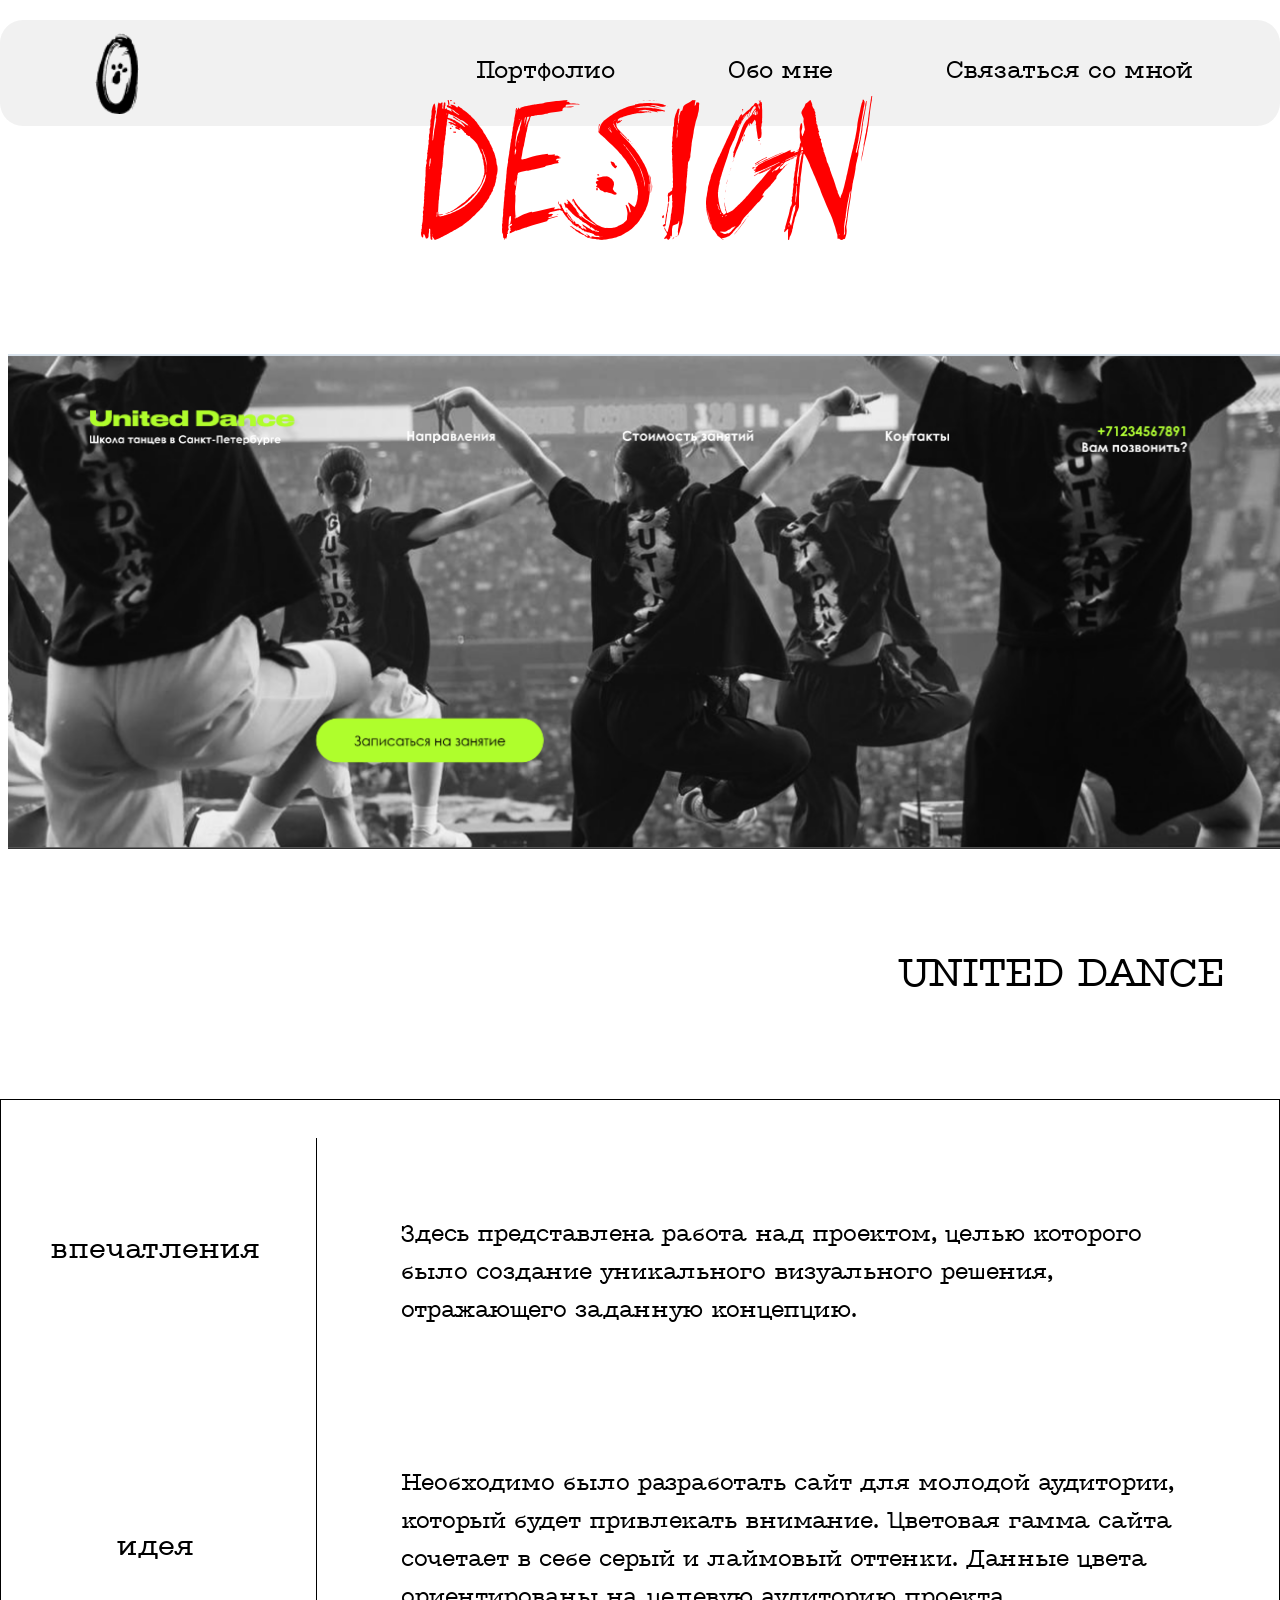
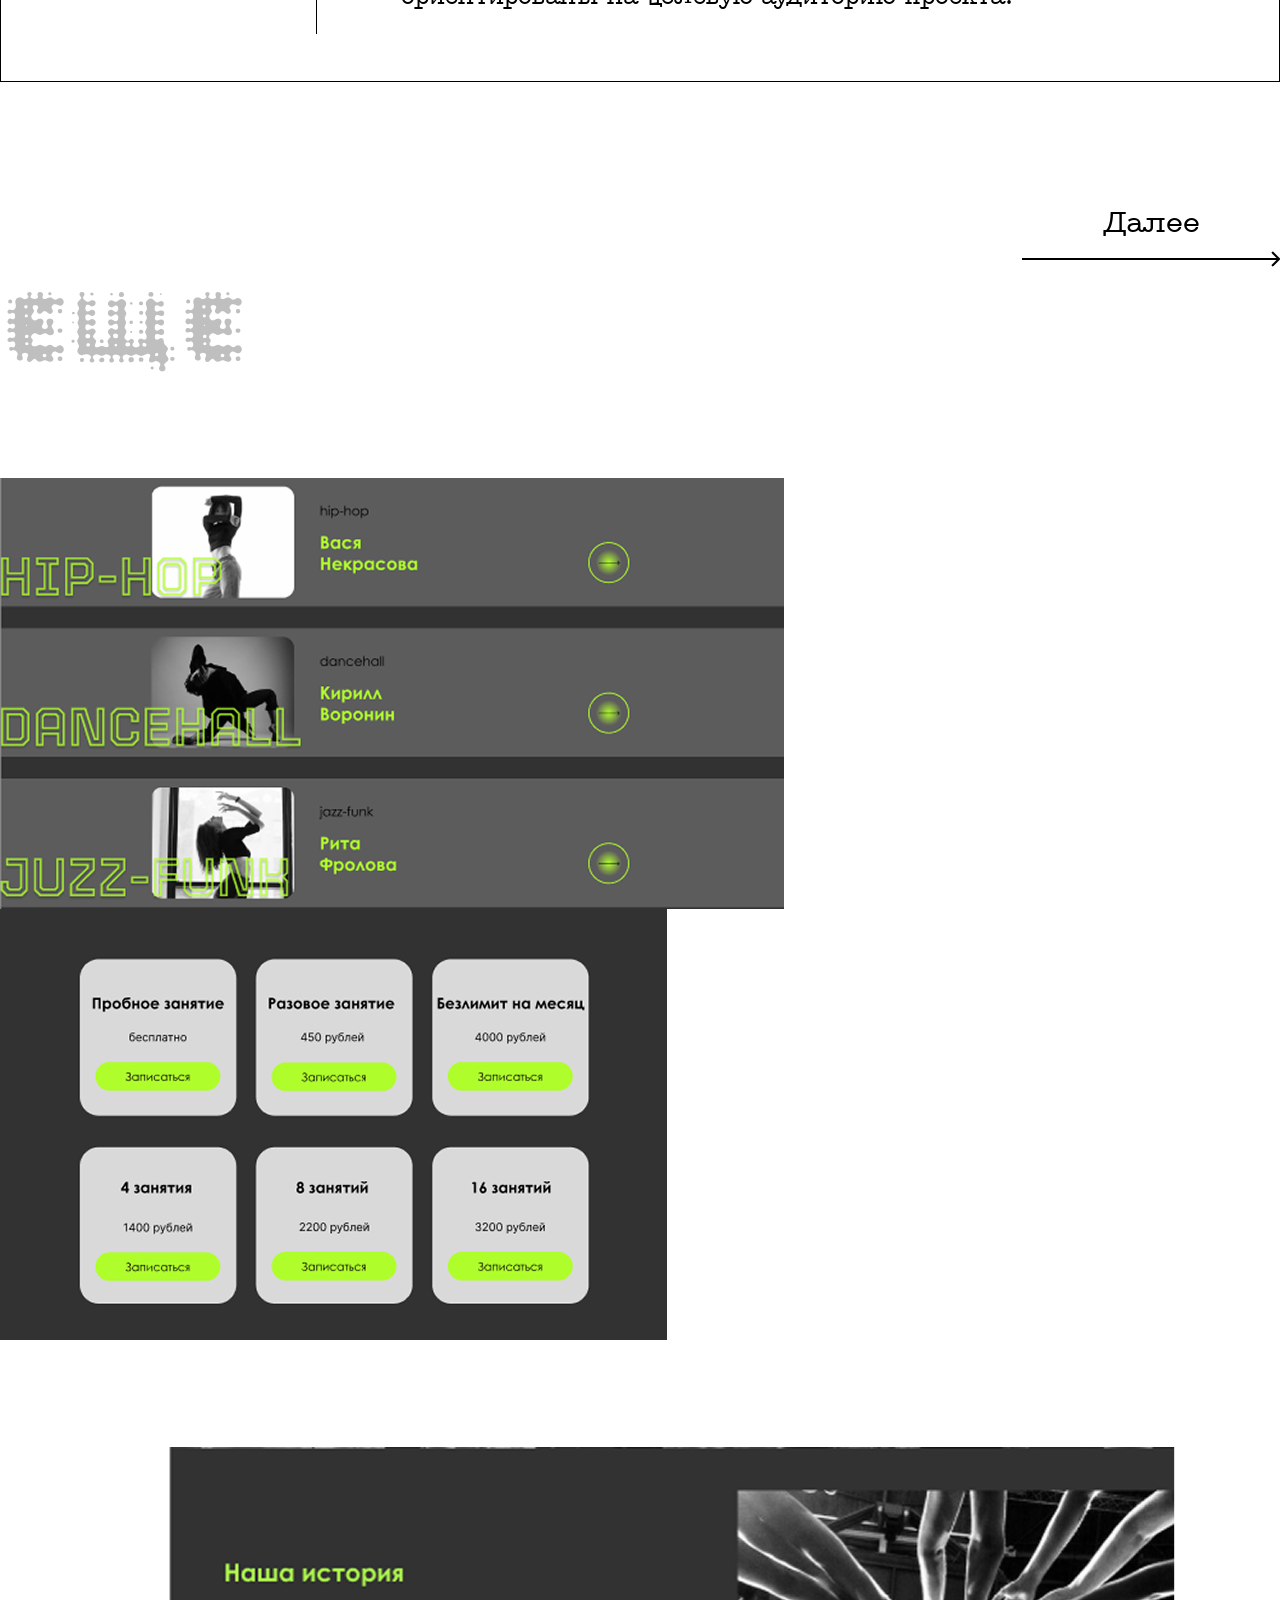
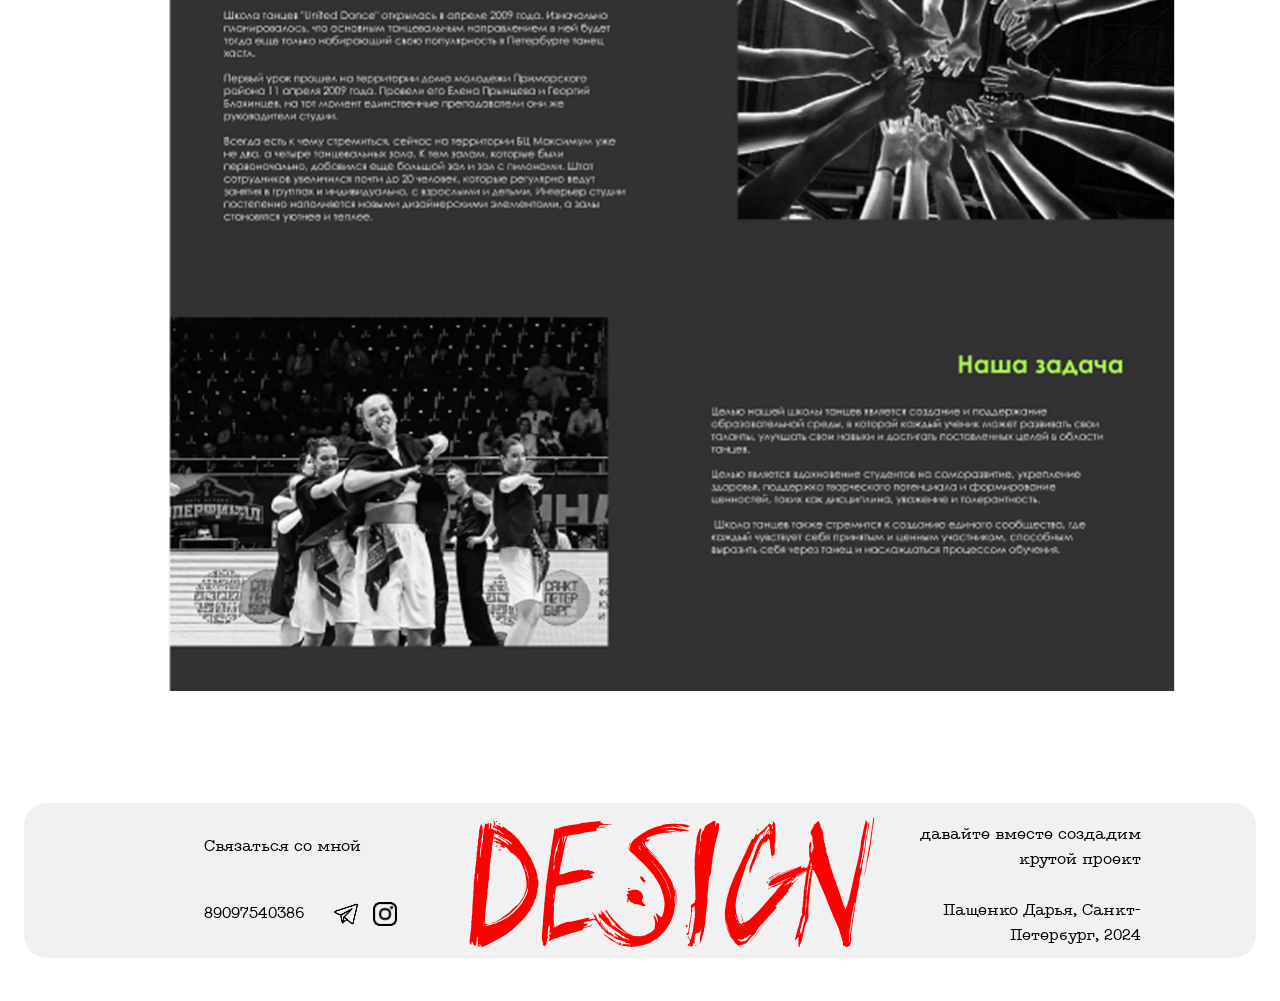
<file: project-1.html>
<!DOCTYPE html>
<html lang="en">
  <head>
    <meta charset="UTF-8" />
    <meta name="viewport" content="width=device-width, initial-scale=1.0" />
    <link rel="stylesheet" href="./css/index.css" />
    <title>ПРОЕКТ 1</title>
  </head>
  <body>
    <div class="page">
      <header class="header">
        <div class="header__wrapper">
          <h1 class="header__title header__title-project">DESIGN</h1>
          <a class="header__logo" href="index.html">
            <img src="./images/logo.png" alt="logo" />
          </a>
          <ul class="header__nav">
            <li>
              <a class="header__link hover-effect" href="index.html#skill"
                >Портфолио</a
              >
            </li>
            <li>
              <a class="header__link hover-effect" href="index.html#about"
                >Обо мне</a
              >
            </li>
            <li>
              <a class="header__link hover-effect" href="#connection"
                >Связаться со мной</a
              >
            </li>
          </ul>
        </div>
      </header>
      <main>
        <section class="project-top">
          <div class="container">
            <div class="project-top__wrapper">
              <div class="project-top__image">
                <img src="./images/project-1.png" alt="image" />
              </div>
              <h2 class="project-top__title">UNITED DANCE</h2>
            </div>
          </div>
        </section>

        <section class="project-info">
          <div class="container">
            <div class="project-info__wrapper">
              <div class="project-info__top">
                <div class="project-info__item">
                  <div class="project-info__aside">
                    <p class="project-info__key">впечатления</p>
                    <p class="project-info__key">идея</p>
                  </div>
                  <div class="project-info__main">
                    <p class="project-info__value">
                      Здесь представлена работа над проектом, целью которого
                      было создание уникального визуального решения, отражающего
                      заданную концепцию.
                    </p>
                    <p class="project-info__value">
                      Необходимо было разработать сайт для молодой аудитории,
                      который будет привлекать внимание. Цветовая гамма сайта
                      сочетает в себе серый и лаймовый оттенки. Данные цвета
                      ориентированы на целевую аудиторию проекта.
                    </p>
                  </div>
                </div>
                <a
                  class="project-info__further hover-effect"
                  href="project-2.html"
                  >Далее
                  <img src="./images/arrow-project.png" alt="icon" />
                </a>
              </div>
              <div class="project-info__bott">
                <h4 class="project-info__title">еще</h4>
                <div class="project-info__images">
                  <img
                    class="project-info__imag-1-l"
                    src="./images/project-1-l.png"
                    alt="image"
                  />
                  <img
                    class="project-info__imag-1-r"
                    src="./images/project-1-r.png"
                    alt="image"
                  />
                  <img
                    class="project-info__imag-1-bot"
                    src="./images/project-1-bot.png"
                    alt="image"
                  />
                </div>
              </div>
            </div>
          </div>
        </section>
      </main>
      <footer id="connection" class="footer">
        <div class="footer__wrapper">
          <div class="footer__nav">
            <p class="footer__text">Связаться со мной</p>
            <ul class="footer__social">
              <li>
                <a class="footer__text hover-effect" href="tel:89097540386"
                  >89097540386</a
                >
              </li>
              <li>
                <a
                  class="footer__icon hover-effect"
                  href="https://t.me/ppashtett"
                  target="_blank"
                >
                  <img src="./images/telegram.png" alt="icon" />
                </a>
              </li>
              <li>
                <a
                  class="footer__icon hover-effect"
                  href="https://www.instagram.com/dashapashtet/"
                  target="_blank"
                >
                  <img src="./images/instagram.png" alt="icon" />
                </a>
              </li>
            </ul>
          </div>
          <a href="index.html" class="footer__title"> dESIGN </a>
          <div class="footer__adress">
            <p class="footer__text footer__adress-txt">
              давайте вместе создадим крутой проект
            </p>
            <p class="footer__text footer__adress-txt">
              Пащенко Дарья, Санкт-Петербург, 2024
            </p>
          </div>
        </div>
      </footer>
    </div>
  </body>
</html>
</file>
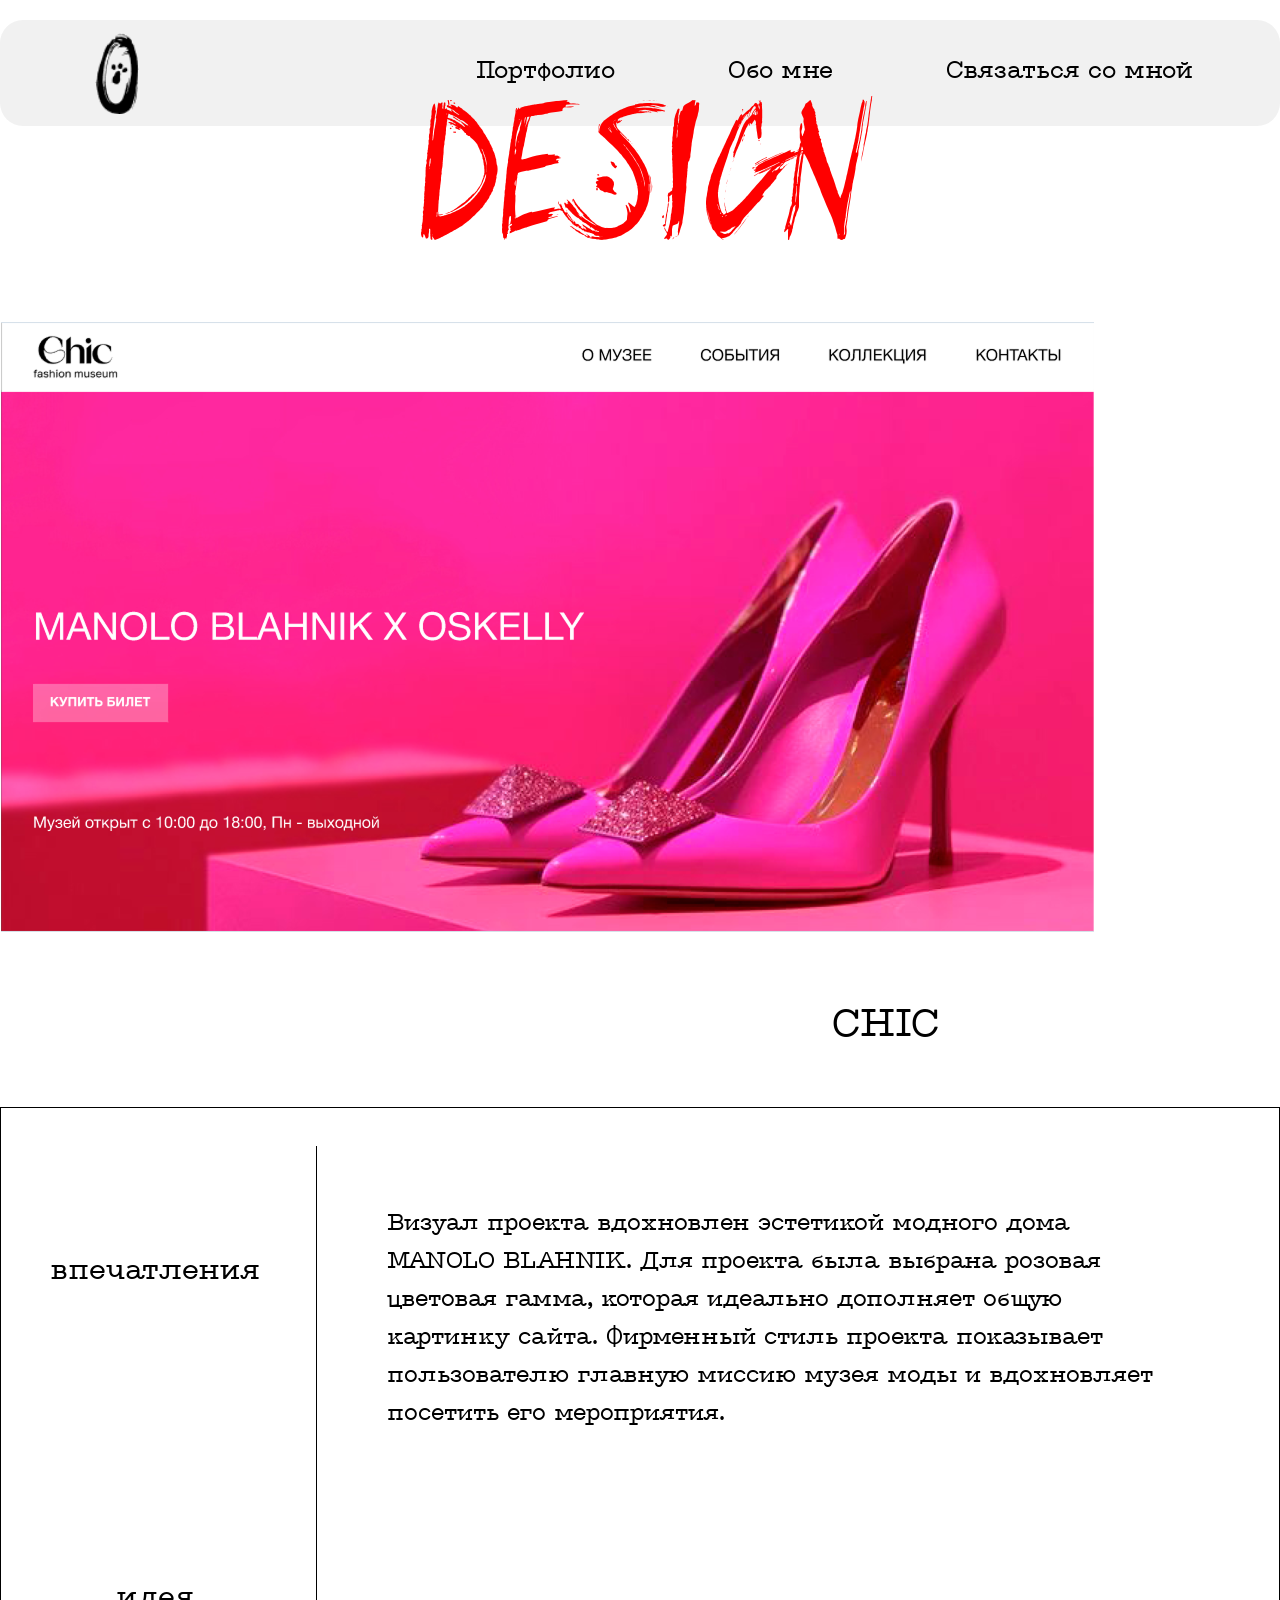
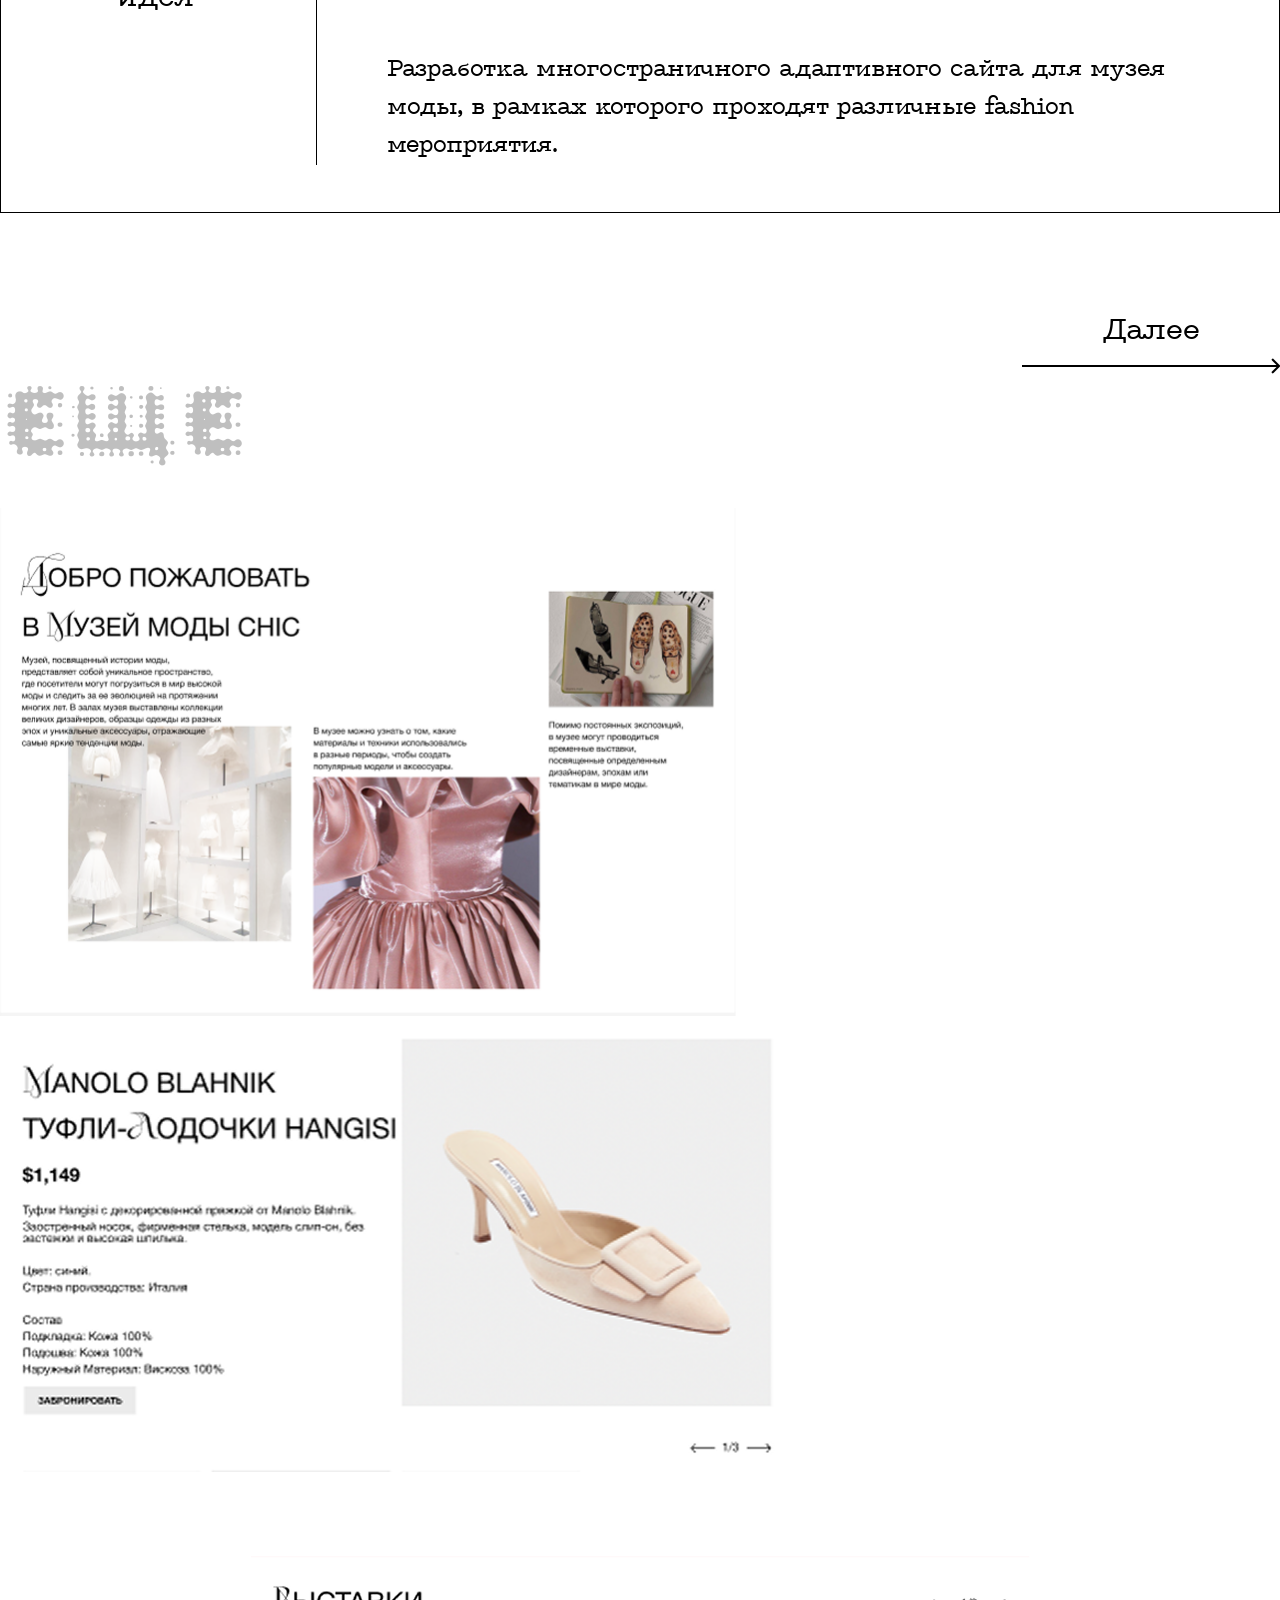
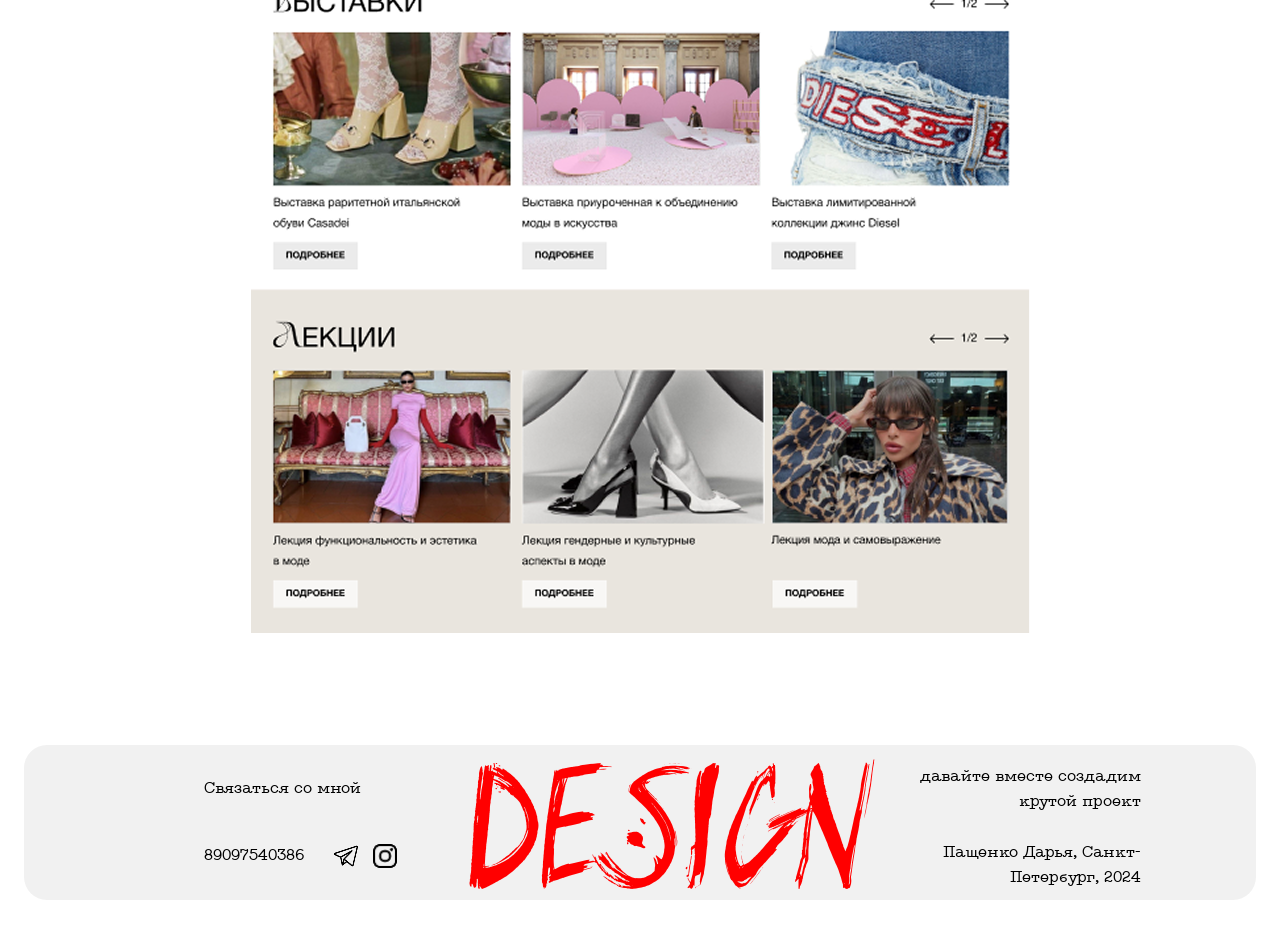
<file: project-2.html>
<!DOCTYPE html>
<html lang="en">
  <head>
    <meta charset="UTF-8" />
    <meta name="viewport" content="width=device-width, initial-scale=1.0" />
    <link rel="stylesheet" href="./css/index.css" />
    <title>ПРОЕКТ 2</title>
  </head>
  <body>
    <div class="page">
      <header class="header">
        <div class="header__wrapper">
          <h1 class="header__title header__title-project">DESIGN</h1>
          <a class="header__logo" href="index.html">
            <img src="./images/logo.png" alt="logo" />
          </a>
          <ul class="header__nav">
            <li>
              <a class="header__link hover-effect" href="index.html#skill"
                >Портфолио</a
              >
            </li>
            <li>
              <a class="header__link hover-effect" href="index.html#about"
                >Обо мне</a
              >
            </li>
            <li>
              <a class="header__link hover-effect" href="#connection"
                >Связаться со мной</a
              >
            </li>
          </ul>
        </div>
      </header>
      <main>
        <section class="project-top">
          <div class="container">
            <div class="project-top__wrapper">
              <div class="project-top__image-2">
                <img src="./images/project-2.png" alt="image" />
              </div>
              <h2 class="project-top__title project-top__title-2">CHIC</h2>
            </div>
          </div>
        </section>

        <section class="project-info">
          <div class="container">
            <div class="project-info__wrapper project-info__wrapper-2">
              <div class="project-info__top">
                <div class="project-info__item">
                  <div class="project-info__aside project-info__aside-2">
                    <p class="project-info__key">впечатления</p>
                    <p class="project-info__key">идея</p>
                  </div>
                  <div class="project-info__main project-info__main-2">
                    <p class="project-info__value">
                      Визуал проекта вдохновлен эстетикой модного дома MANOLO
                      BLAHNIK. Для проекта была выбрана розовая цветовая гамма,
                      которая идеально дополняет общую картинку сайта. Фирменный
                      стиль проекта показывает пользователю главную миссию музея
                      моды и вдохновляет посетить его мероприятия.
                    </p>
                    <p class="project-info__value">
                      Разработка многостраничного адаптивного сайта для музея
                      моды, в рамках которого проходят различные fashion
                      мероприятия.
                    </p>
                  </div>
                </div>
                <a
                  class="project-info__further project-info__further-2 hover-effect"
                  href="project-3.html"
                  >Далее
                  <img src="./images/arrow-project.png" alt="icon" />
                </a>
              </div>
              <div class="project-info__bott project-info__bott-2">
                <h4 class="project-info__title">еще</h4>
                <div class="project-info__images project-info__images-2">
                  <img
                    class="project-info__imag-2-l"
                    src="./images/project-2-l.png"
                    alt="image"
                  />
                  <img
                    class="project-info__imag-2-r"
                    src="./images/project-2-r.png"
                    alt="image"
                  />
                  <img
                    class="project-info__imag-2-bot"
                    src="./images/project-2-bot.png"
                    alt="image"
                  />
                </div>
              </div>
            </div>
          </div>
        </section>
      </main>
      <footer id="connection" class="footer">
        <div class="footer__wrapper">
          <div class="footer__nav">
            <p class="footer__text">Связаться со мной</p>
            <ul class="footer__social">
              <li>
                <a class="footer__text hover-effect" href="tel:89097540386"
                  >89097540386</a
                >
              </li>
              <li>
                <a
                  class="footer__icon hover-effect"
                  href="https://t.me/ppashtett"
                  target="_blank"
                >
                  <img src="./images/telegram.png" alt="icon" />
                </a>
              </li>
              <li>
                <a
                  class="footer__icon hover-effect"
                  href="https://www.instagram.com/dashapashtet/"
                  target="_blank"
                >
                  <img src="./images/instagram.png" alt="icon" />
                </a>
              </li>
            </ul>
          </div>
          <a href="index.html" class="footer__title"> dESIGN </a>
          <div class="footer__adress">
            <p class="footer__text footer__adress-txt">
              давайте вместе создадим крутой проект
            </p>
            <p class="footer__text footer__adress-txt">
              Пащенко Дарья, Санкт-Петербург, 2024
            </p>
          </div>
        </div>
      </footer>
    </div>
  </body>
</html>
</file>
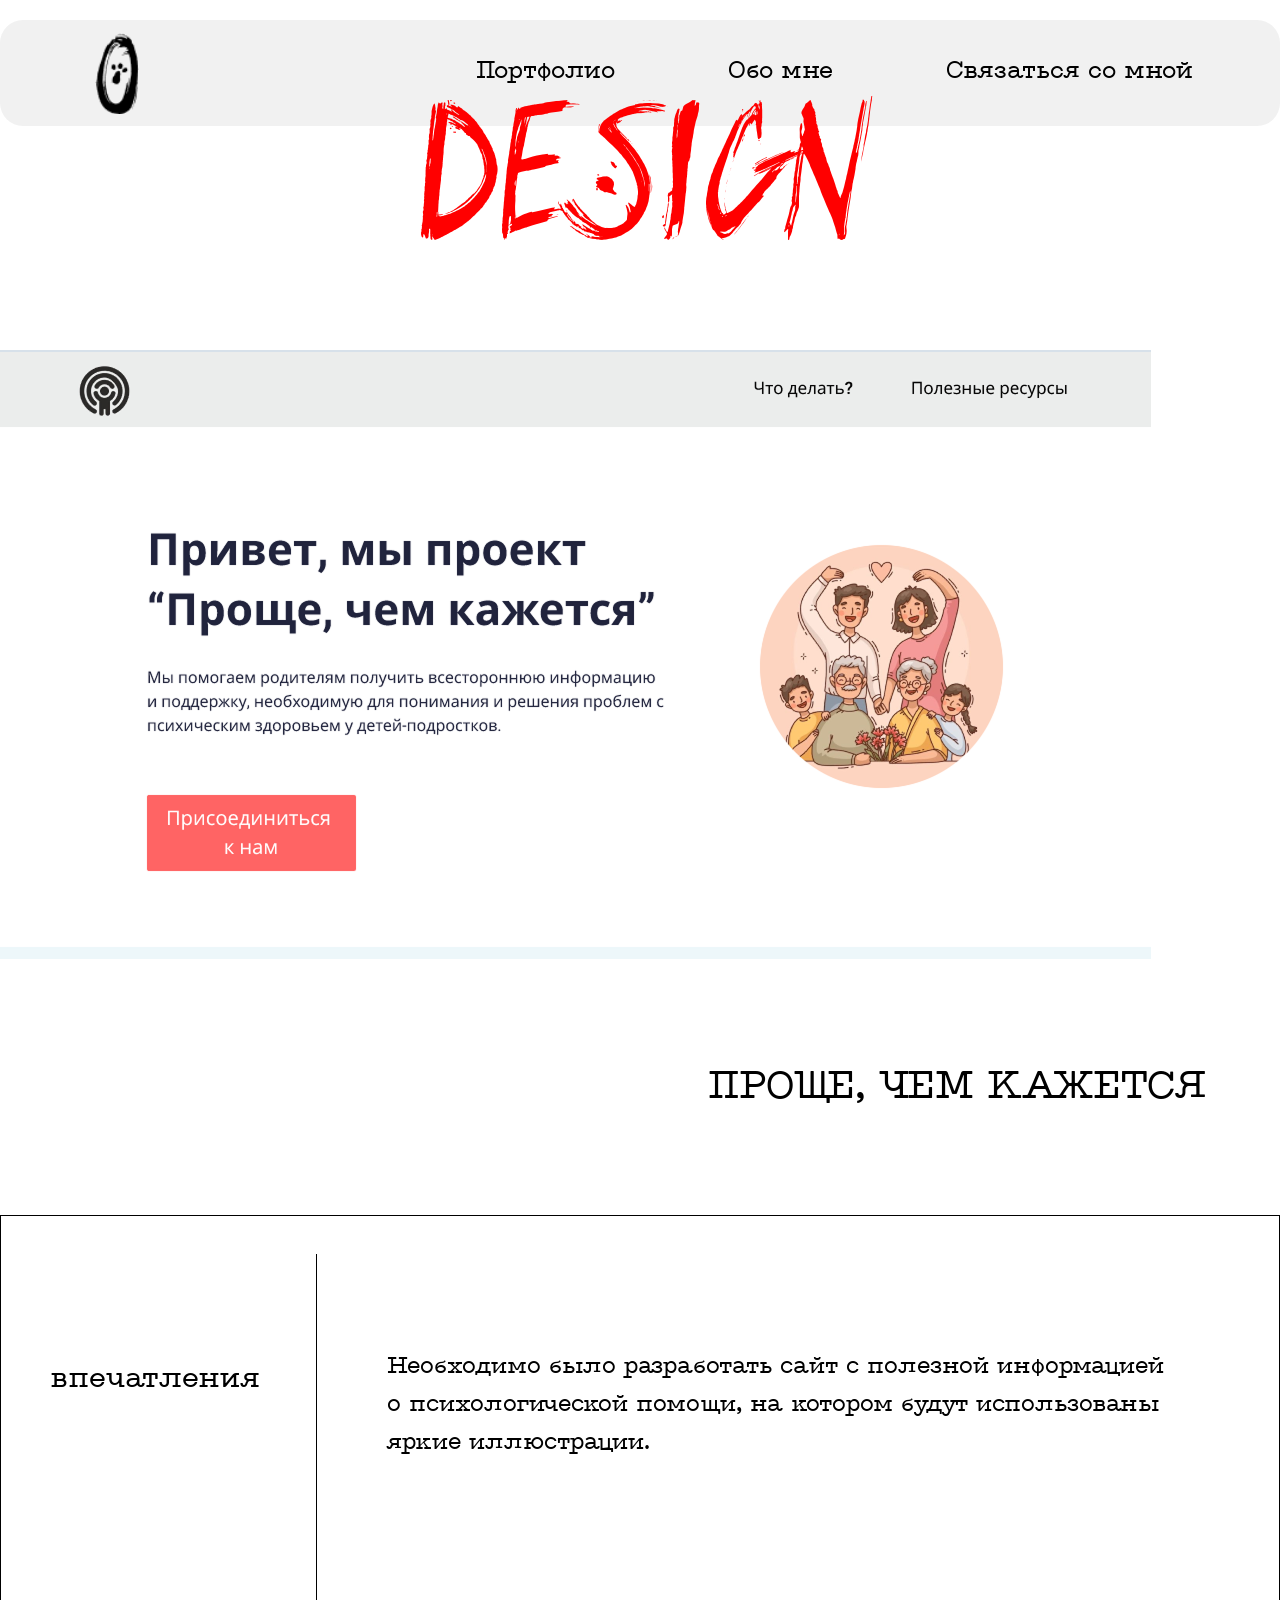
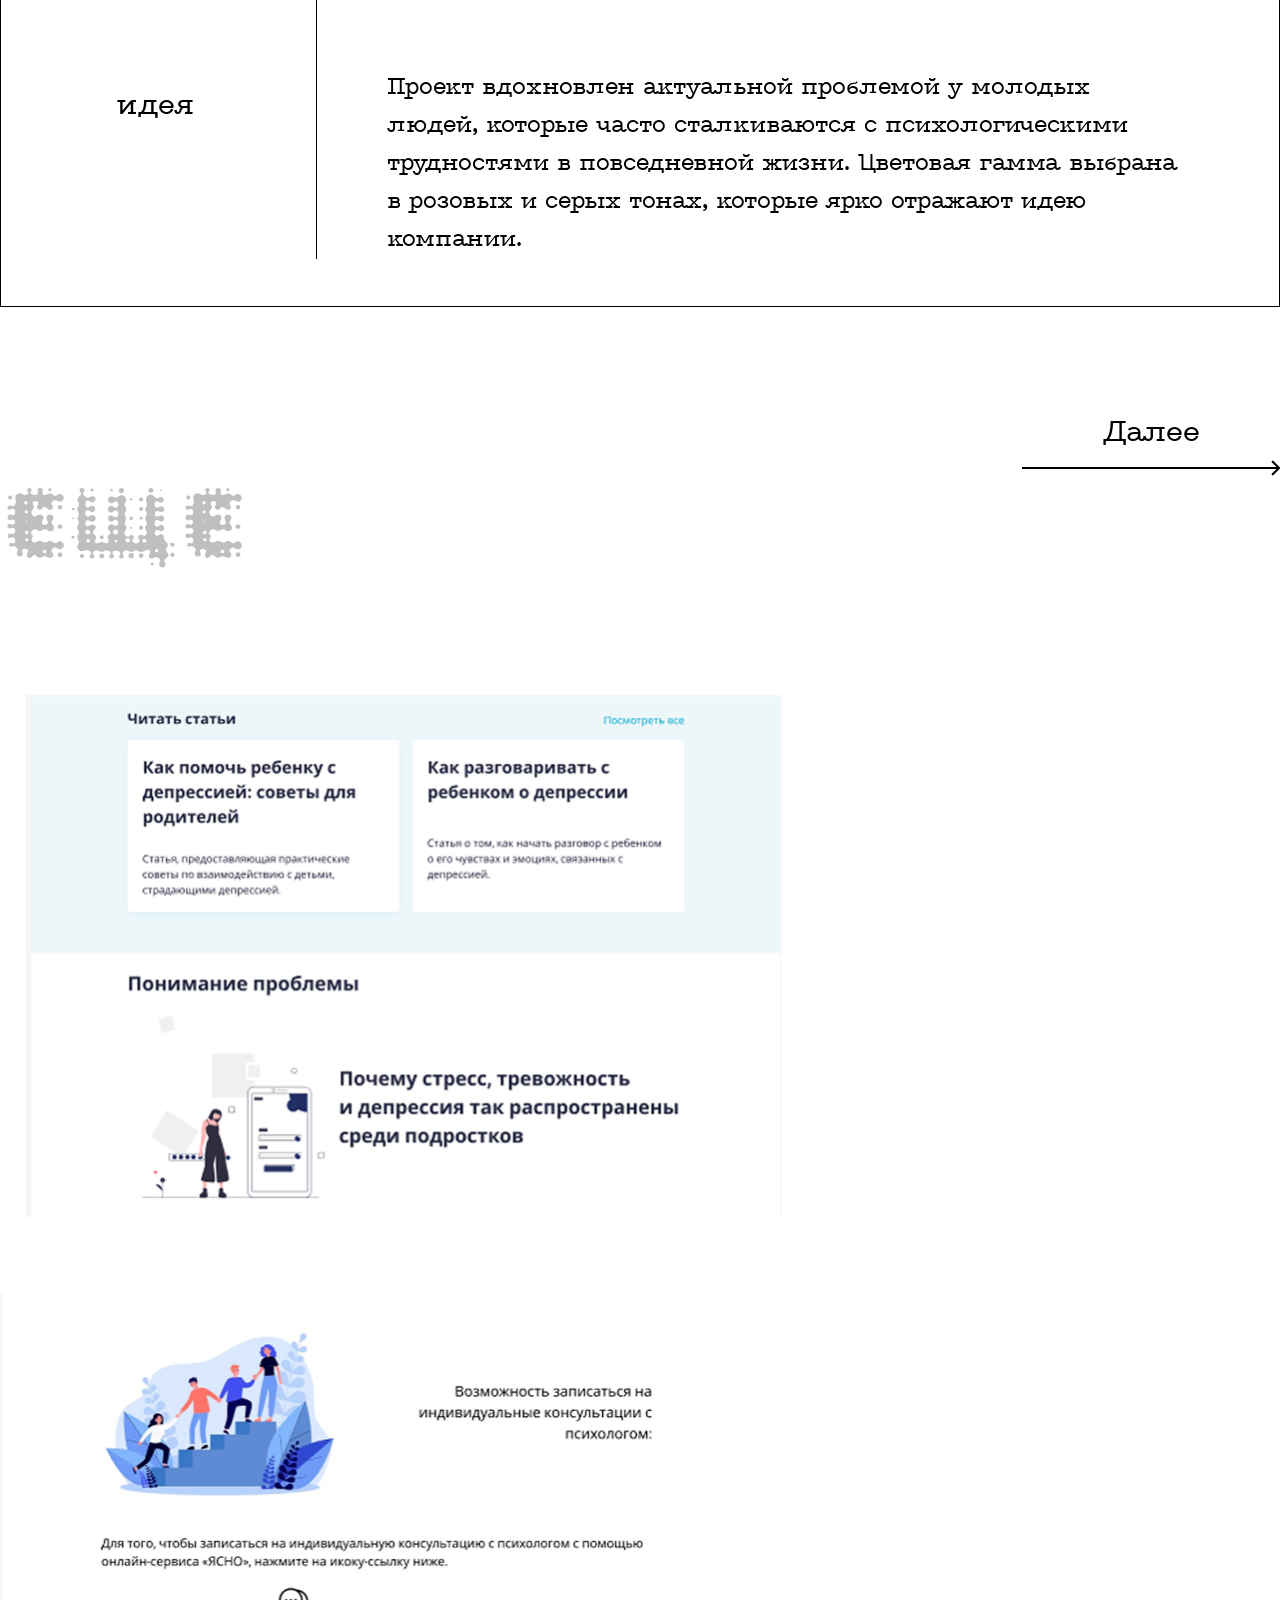
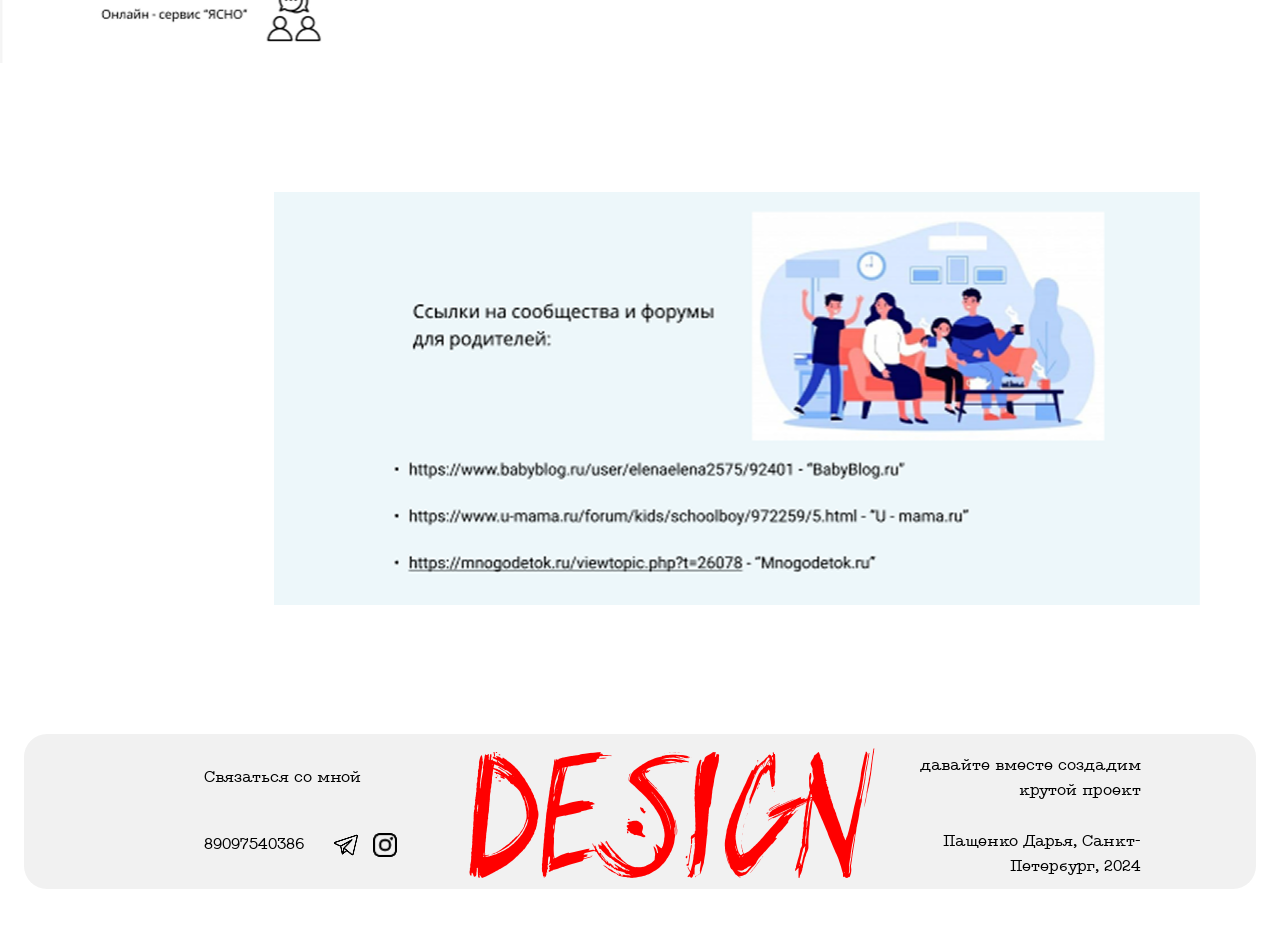
<file: project-3.html>
<!DOCTYPE html>
<html lang="en">
  <head>
    <meta charset="UTF-8" />
    <meta name="viewport" content="width=device-width, initial-scale=1.0" />
    <link rel="stylesheet" href="./css/index.css" />
    <title>ПРОЕКТ 3</title>
  </head>
  <body>
    <div class="page">
      <header class="header">
        <div class="header__wrapper">
          <h1 class="header__title header__title-project">DESIGN</h1>
          <a class="header__logo" href="index.html">
            <img src="./images/logo.png" alt="logo" />
          </a>
          <ul class="header__nav">
            <li>
              <a class="header__link hover-effect" href="index.html#skill"
                >Портфолио</a
              >
            </li>
            <li>
              <a class="header__link hover-effect" href="index.html#about"
                >Обо мне</a
              >
            </li>
            <li>
              <a class="header__link hover-effect" href="#connection"
                >Связаться со мной</a
              >
            </li>
          </ul>
        </div>
      </header>
      <main>
        <section class="project-top">
          <div class="container">
            <div class="project-top__wrapper">
              <div class="project-top__image-3">
                <img src="./images/project-3.png" alt="image" />
              </div>
              <h2 class="project-top__title project-top__title-3">
                ПРОЩЕ, ЧЕМ КАЖЕТСЯ
              </h2>
            </div>
          </div>
        </section>

        <section class="project-info">
          <div class="container">
            <div class="project-info__wrapper project-info__wrapper-3">
              <div class="project-info__top">
                <div class="project-info__item">
                  <div class="project-info__aside project-info__aside-2">
                    <p class="project-info__key">впечатления</p>
                    <p class="project-info__key">идея</p>
                  </div>
                  <div class="project-info__main project-info__main-3">
                    <p class="project-info__value">
                      Необходимо было разработать сайт с полезной информацией
                      о психологической помощи, на котором будут использованы
                      яркие иллюстрации.
                    </p>
                    <p class="project-info__value">
                      Проект вдохновлен актуальной проблемой у молодых людей,
                      которые часто сталкиваются с психологическими трудностями
                      в повседневной жизни. Цветовая гамма выбрана в розовых
                      и серых тонах, которые ярко отражают идею компании.
                    </p>
                  </div>
                </div>
                <a
                  class="project-info__further project-info__further-3 hover-effect"
                  href="project-4.html"
                  >Далее
                  <img src="./images/arrow-project.png" alt="icon" />
                </a>
              </div>
              <div class="project-info__bott project-info__bott-2">
                <h4 class="project-info__title">еще</h4>
                <div class="project-info__images project-info__images-3">
                  <img
                    class="project-info__imag-3-l"
                    src="./images/project-3-l.png"
                    alt="image"
                  />
                  <img
                    class="project-info__imag-3-r"
                    src="./images/project-3-r.png"
                    alt="image"
                  />
                  <img
                    class="project-info__imag-3-bot"
                    src="./images/project-3-bot.png"
                    alt="image"
                  />
                </div>
              </div>
            </div>
          </div>
        </section>
      </main>
      <footer id="connection" class="footer">
        <div class="footer__wrapper">
          <div class="footer__nav">
            <p class="footer__text">Связаться со мной</p>
            <ul class="footer__social">
              <li>
                <a class="footer__text hover-effect" href="tel:89097540386"
                  >89097540386</a
                >
              </li>
              <li>
                <a
                  class="footer__icon hover-effect"
                  href="https://t.me/ppashtett"
                  target="_blank"
                >
                  <img src="./images/telegram.png" alt="icon" />
                </a>
              </li>
              <li>
                <a
                  class="footer__icon hover-effect"
                  href="https://www.instagram.com/dashapashtet/"
                  target="_blank"
                >
                  <img src="./images/instagram.png" alt="icon" />
                </a>
              </li>
            </ul>
          </div>
          <a href="index.html" class="footer__title"> dESIGN </a>
          <div class="footer__adress">
            <p class="footer__text footer__adress-txt">
              давайте вместе создадим крутой проект
            </p>
            <p class="footer__text footer__adress-txt">
              Пащенко Дарья, Санкт-Петербург, 2024
            </p>
          </div>
        </div>
      </footer>
    </div>
  </body>
</html>
</file>
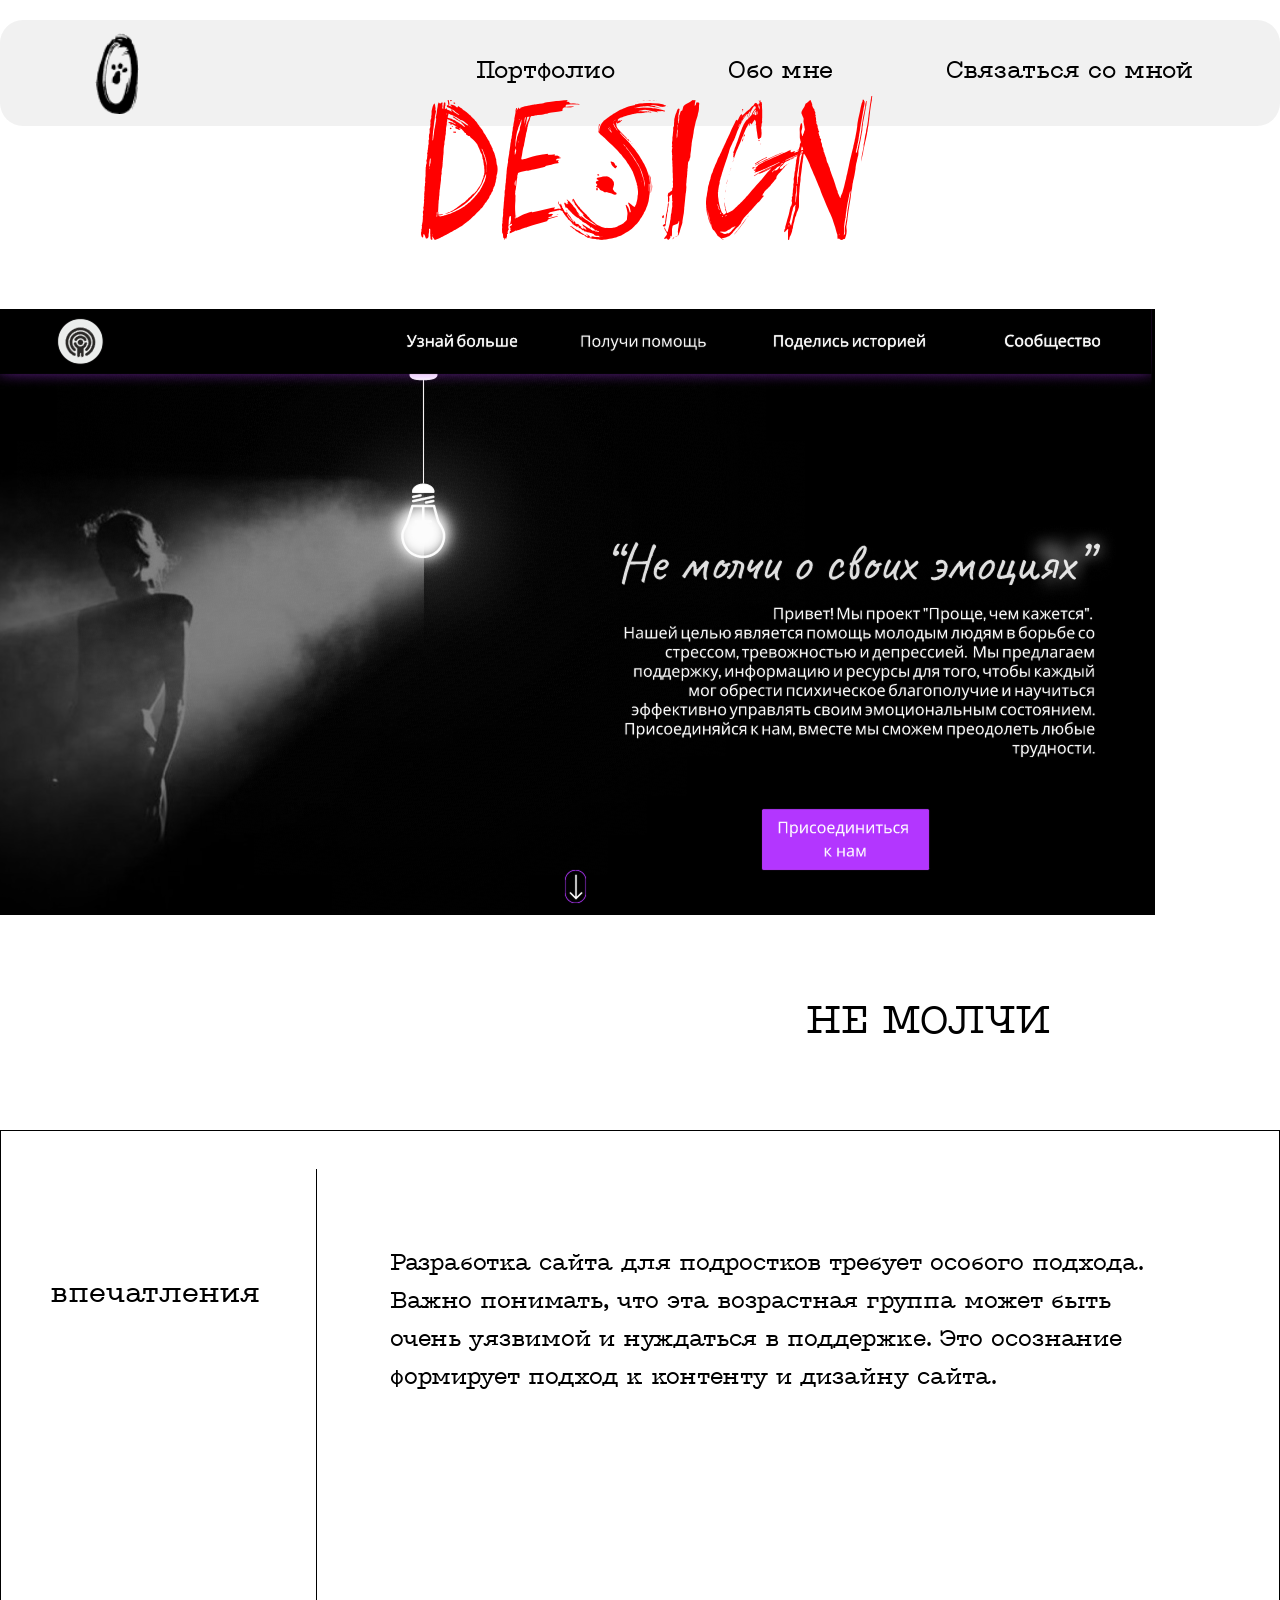
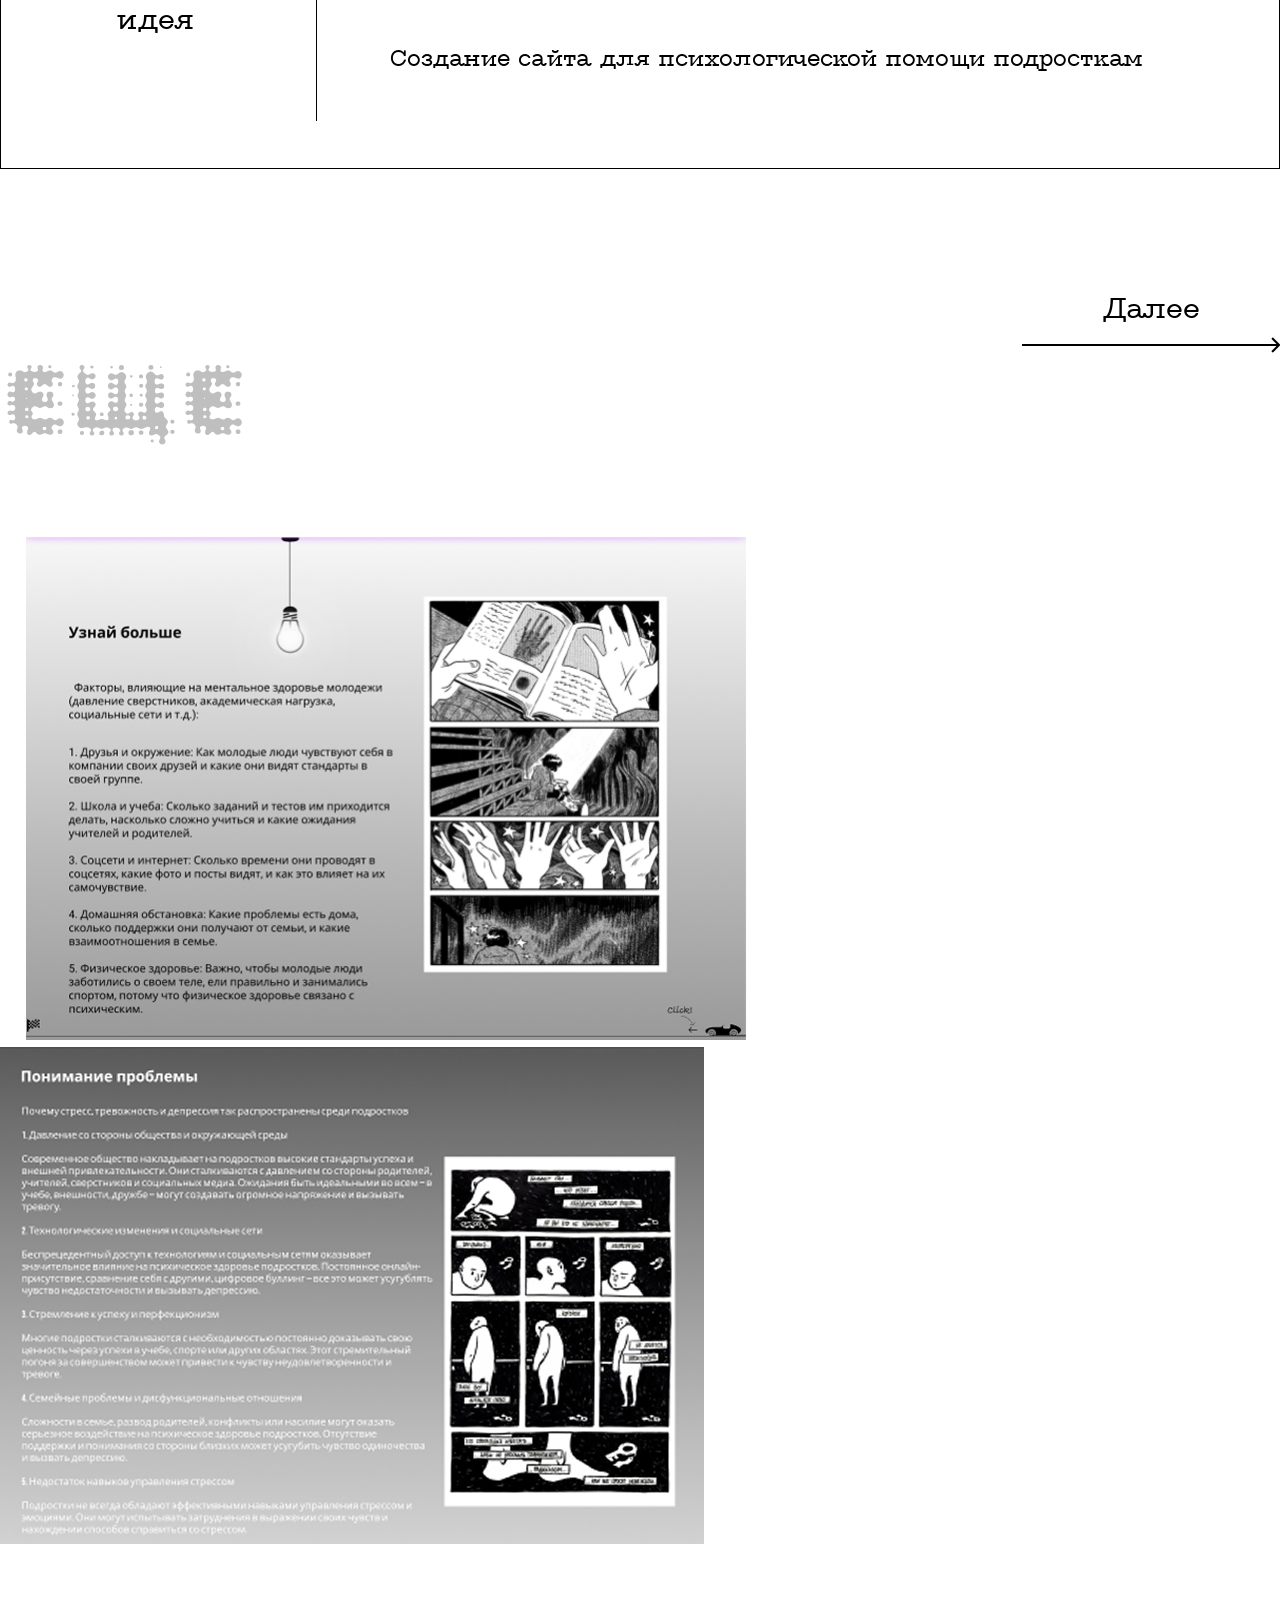
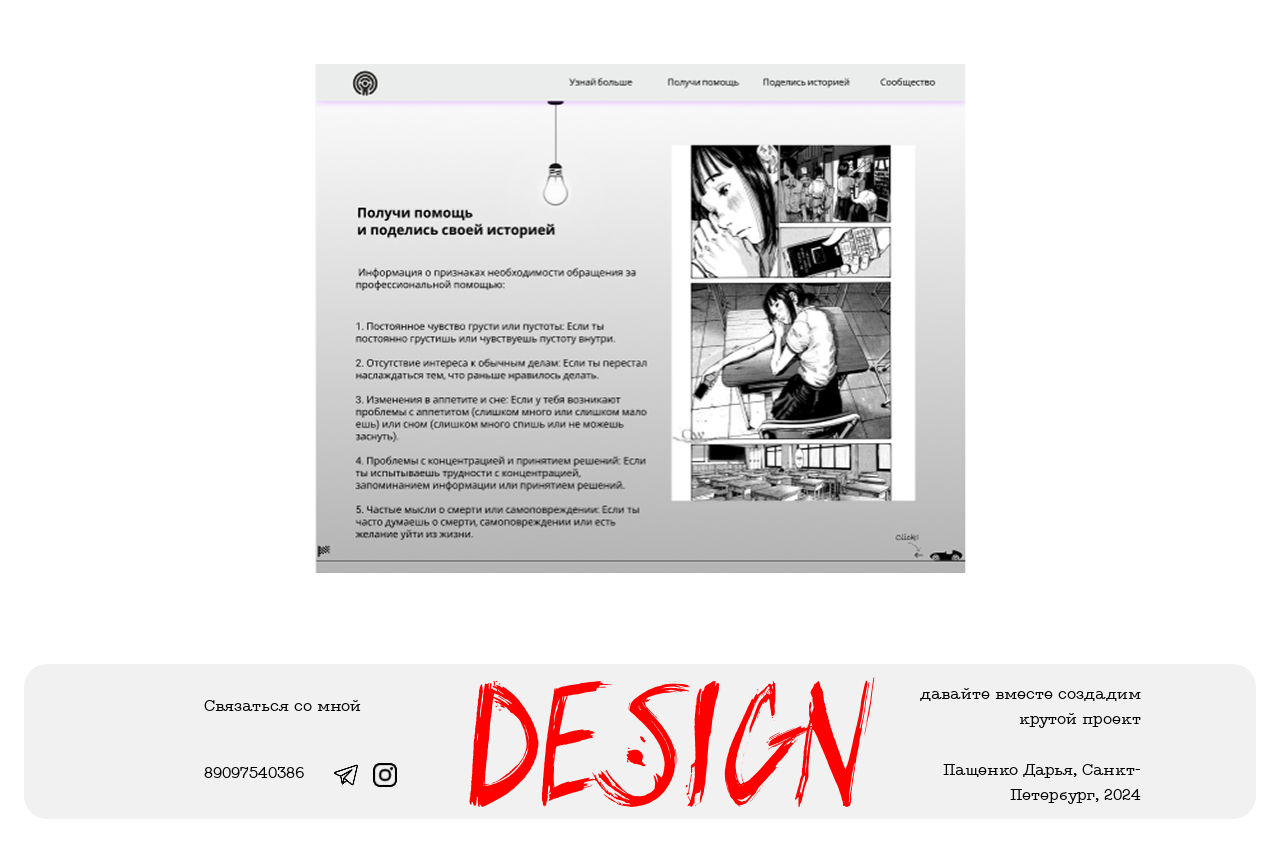
<file: project-4.html>
<!DOCTYPE html>
<html lang="en">
  <head>
    <meta charset="UTF-8" />
    <meta name="viewport" content="width=device-width, initial-scale=1.0" />
    <link rel="stylesheet" href="./css/index.css" />
    <title>ПРОЕКТ 4</title>
  </head>
  <body>
    <div class="page">
      <header class="header">
        <div class="header__wrapper">
          <h1 class="header__title header__title-project">DESIGN</h1>
          <a class="header__logo" href="index.html">
            <img src="./images/logo.png" alt="logo" />
          </a>
          <ul class="header__nav">
            <li>
              <a class="header__link hover-effect" href="index.html#skill"
                >Портфолио</a
              >
            </li>
            <li>
              <a class="header__link hover-effect" href="index.html#about"
                >Обо мне</a
              >
            </li>
            <li>
              <a class="header__link hover-effect" href="#connection"
                >Связаться со мной</a
              >
            </li>
          </ul>
        </div>
      </header>
      <main>
        <section class="project-top">
          <div class="container">
            <div class="project-top__wrapper">
              <div class="project-top__image-4">
                <img src="./images/project-4.png" alt="image" />
              </div>
              <h2 class="project-top__title project-top__title-4">НЕ МОЛЧИ</h2>
            </div>
          </div>
        </section>

        <section class="project-info">
          <div class="container">
            <div class="project-info__wrapper project-info__wrapper-4">
              <div class="project-info__top">
                <div class="project-info__item">
                  <div class="project-info__aside project-info__aside-2">
                    <p class="project-info__key">впечатления</p>
                    <p class="project-info__key">идея</p>
                  </div>
                  <div class="project-info__main project-info__main-4">
                    <p class="project-info__value">
                      Разработка сайта для подростков требует особого подхода.
                      Важно понимать, что эта возрастная группа может быть очень
                      уязвимой и нуждаться в поддержке. Это осознание формирует
                      подход к контенту и дизайну сайта.
                    </p>
                    <p class="project-info__value">
                      Создание сайта для психологической помощи подросткам
                    </p>
                  </div>
                </div>
                <a
                  class="project-info__further project-info__further-4 hover-effect"
                  href="project-5.html"
                  >Далее
                  <img src="./images/arrow-project.png" alt="icon" />
                </a>
              </div>
              <div class="project-info__bott project-info__bott-2">
                <h4 class="project-info__title">еще</h4>
                <div class="project-info__images project-info__images-4">
                  <img
                    class="project-info__imag-4-l"
                    src="./images/project-4-l.png"
                    alt="image"
                  />
                  <img
                    class="project-info__imag-4-r"
                    src="./images/project-4-r.png"
                    alt="image"
                  />
                  <img
                    class="project-info__imag-4-bot"
                    src="./images/project-4-bot.png"
                    alt="image"
                  />
                </div>
              </div>
            </div>
          </div>
        </section>
      </main>
      <footer id="connection" class="footer">
        <div class="footer__wrapper">
          <div class="footer__nav">
            <p class="footer__text">Связаться со мной</p>
            <ul class="footer__social">
              <li>
                <a class="footer__text hover-effect" href="tel:89097540386"
                  >89097540386</a
                >
              </li>
              <li>
                <a
                  class="footer__icon hover-effect"
                  href="https://t.me/ppashtett"
                  target="_blank"
                >
                  <img src="./images/telegram.png" alt="icon" />
                </a>
              </li>
              <li>
                <a
                  class="footer__icon hover-effect"
                  href="https://www.instagram.com/dashapashtet/"
                  target="_blank"
                >
                  <img src="./images/instagram.png" alt="icon" />
                </a>
              </li>
            </ul>
          </div>
          <a href="index.html" class="footer__title"> dESIGN </a>
          <div class="footer__adress">
            <p class="footer__text footer__adress-txt">
              давайте вместе создадим крутой проект
            </p>
            <p class="footer__text footer__adress-txt">
              Пащенко Дарья, Санкт-Петербург, 2024
            </p>
          </div>
        </div>
      </footer>
    </div>
  </body>
</html>
</file>
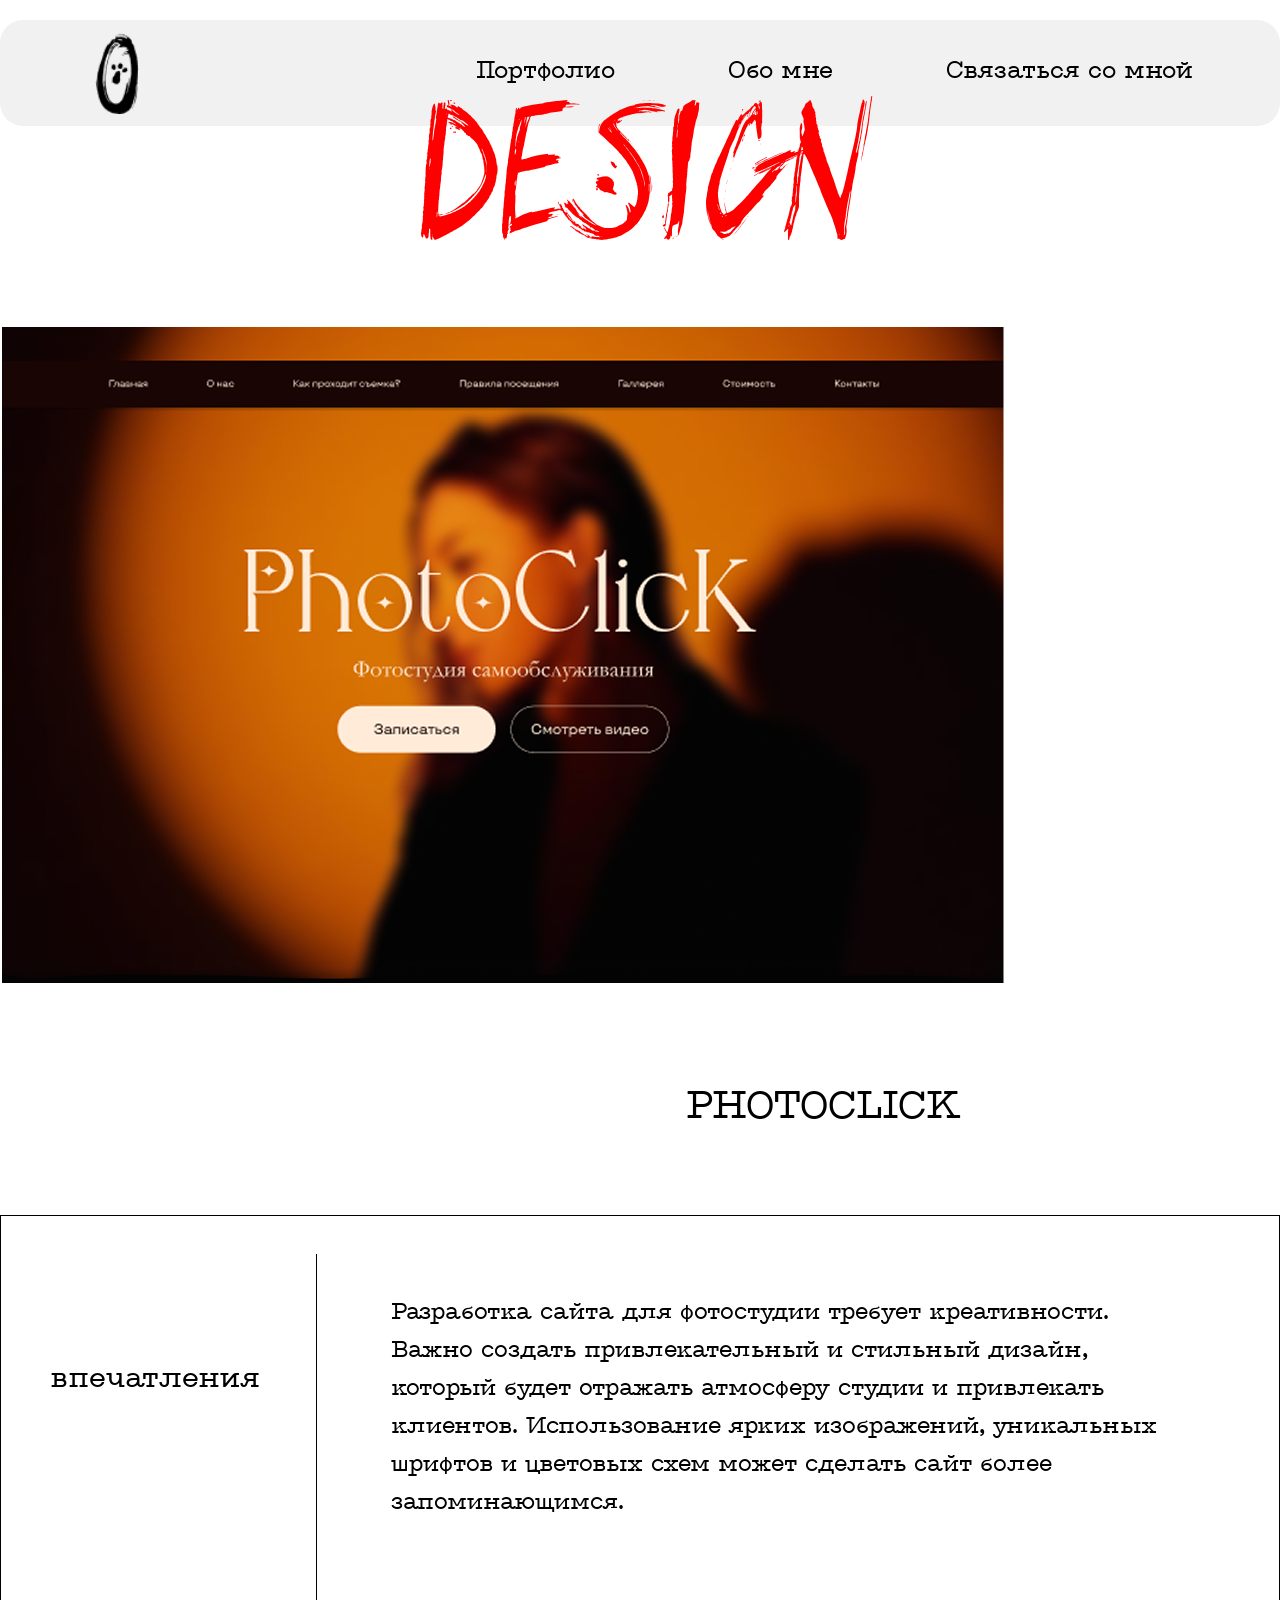
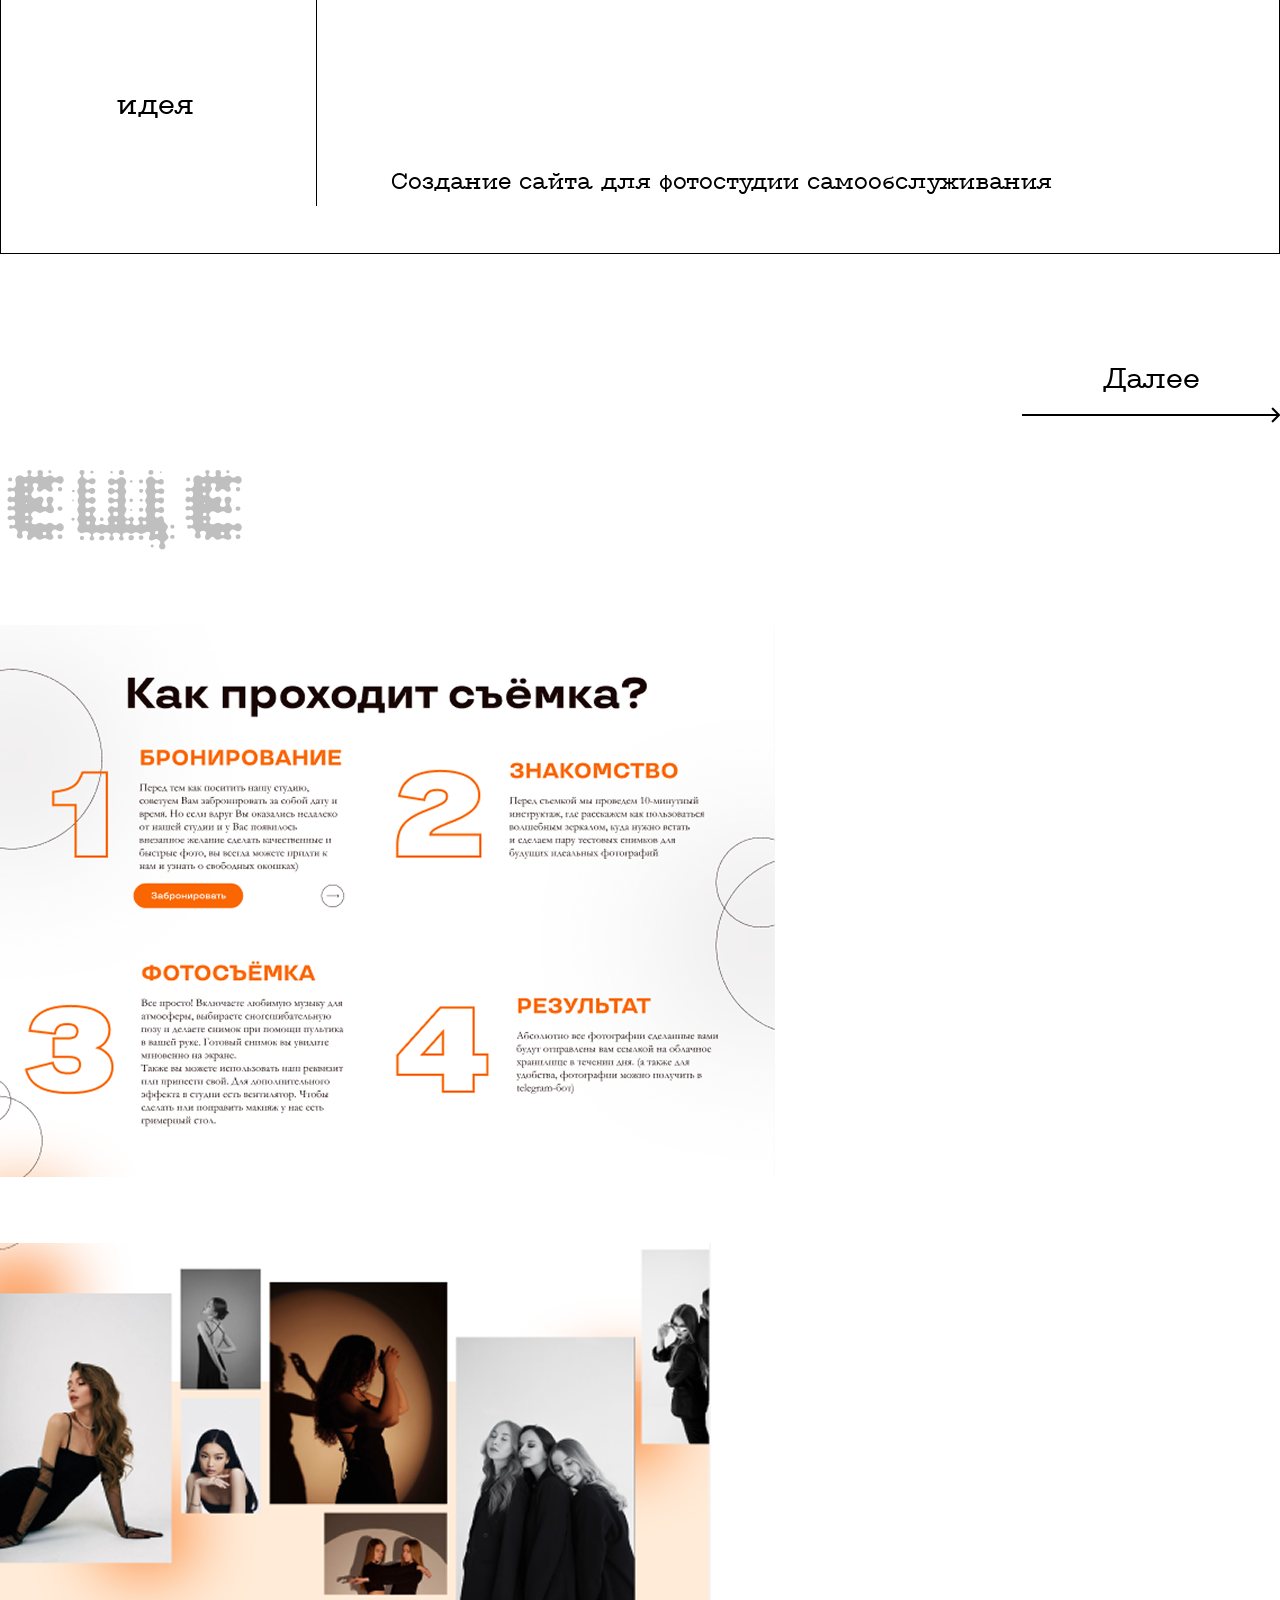
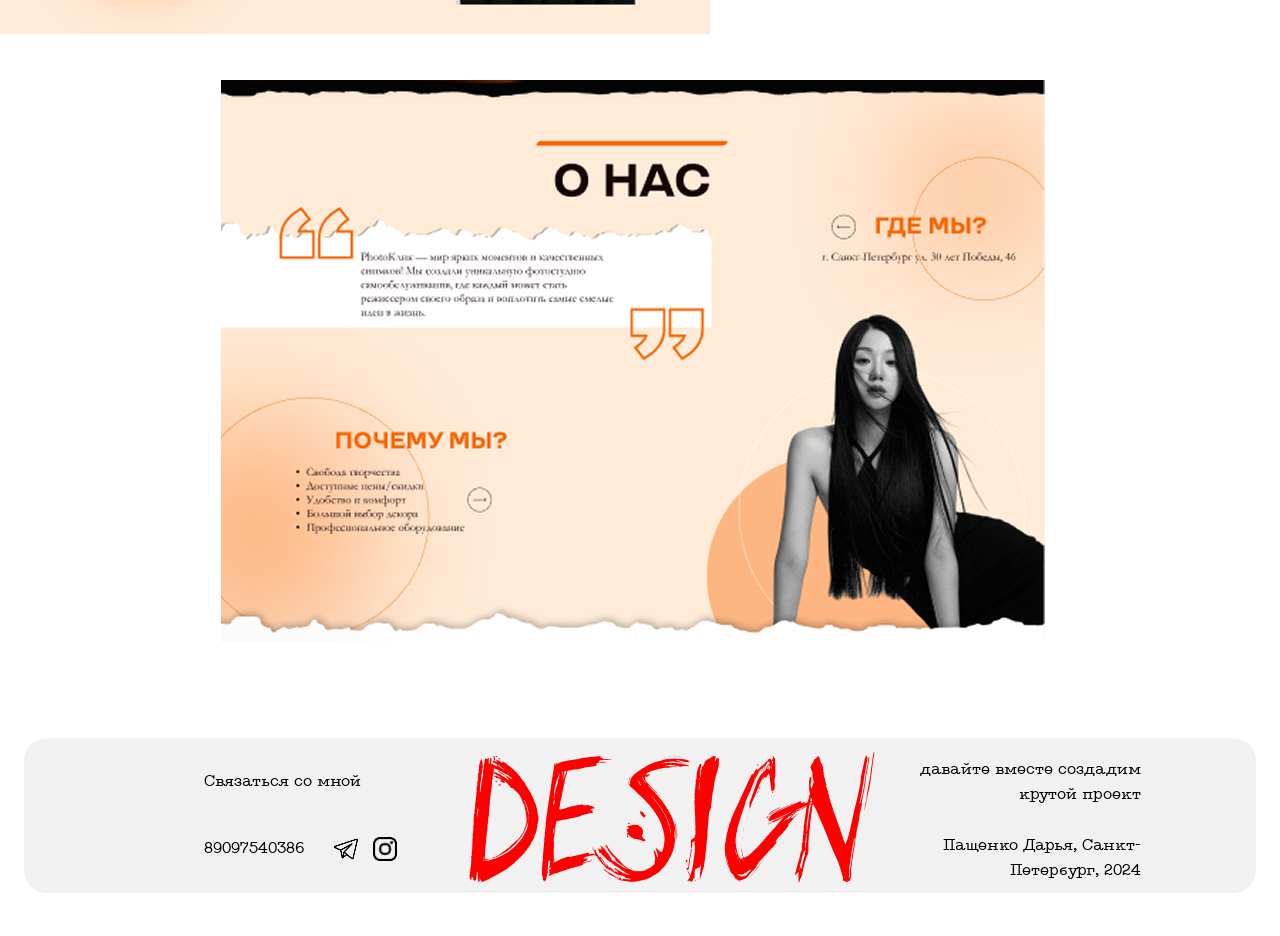
<file: project-5.html>
<!DOCTYPE html>
<html lang="en">
  <head>
    <meta charset="UTF-8" />
    <meta name="viewport" content="width=device-width, initial-scale=1.0" />
    <link rel="stylesheet" href="./css/index.css" />
    <title>ПРОЕКТ 5</title>
  </head>
  <body>
    <div class="page">
      <header class="header">
        <div class="header__wrapper">
          <h1 class="header__title header__title-project">DESIGN</h1>
          <a class="header__logo" href="index.html">
            <img src="./images/logo.png" alt="logo" />
          </a>
          <ul class="header__nav">
            <li>
              <a class="header__link hover-effect" href="index.html#skill"
                >Портфолио</a
              >
            </li>
            <li>
              <a class="header__link hover-effect" href="index.html#about"
                >Обо мне</a
              >
            </li>
            <li>
              <a class="header__link hover-effect" href="#connection"
                >Связаться со мной</a
              >
            </li>
          </ul>
        </div>
      </header>
      <main>
        <section class="project-top">
          <div class="container">
            <div class="project-top__wrapper">
              <div class="project-top__image-5">
                <img src="./images/project-5.png" alt="image" />
              </div>
              <h2 class="project-top__title project-top__title-5">
                PHOTOCLICK
              </h2>
            </div>
          </div>
        </section>

        <section class="project-info">
          <div class="container">
            <div class="project-info__wrapper project-info__wrapper-5">
              <div class="project-info__top">
                <div class="project-info__item">
                  <div class="project-info__aside project-info__aside-2">
                    <p class="project-info__key">впечатления</p>
                    <p class="project-info__key">идея</p>
                  </div>
                  <div class="project-info__main project-info__main-5">
                    <p class="project-info__value">
                      Разработка сайта для фотостудии требует креативности.
                      Важно создать привлекательный и стильный дизайн, который
                      будет отражать атмосферу студии и привлекать клиентов.
                      Использование ярких изображений, уникальных шрифтов и
                      цветовых схем может сделать сайт более запоминающимся.
                    </p>
                    <p class="project-info__value">
                      Создание сайта для фотостудии самообслуживания
                    </p>
                  </div>
                </div>
                <a
                  class="project-info__further project-info__further-5 hover-effect"
                  href="project-1.html"
                  >Далее
                  <img src="./images/arrow-project.png" alt="icon" />
                </a>
              </div>
              <div class="project-info__bott project-info__bott-5">
                <h4 class="project-info__title">еще</h4>
                <div class="project-info__images project-info__images-5">
                  <img
                    class="project-info__imag-5-l"
                    src="./images/project-5-l.png"
                    alt="image"
                  />
                  <img
                    class="project-info__imag-5-r"
                    src="./images/project-5-r.png"
                    alt="image"
                  />
                  <img
                    class="project-info__imag-5-bot"
                    src="./images/project-5-bot.png"
                    alt="image"
                  />
                </div>
              </div>
            </div>
          </div>
        </section>
      </main>
      <footer id="connection" class="footer">
        <div class="footer__wrapper">
          <div class="footer__nav">
            <p class="footer__text">Связаться со мной</p>
            <ul class="footer__social">
              <li>
                <a class="footer__text hover-effect" href="tel:89097540386"
                  >89097540386</a
                >
              </li>
              <li>
                <a
                  class="footer__icon hover-effect"
                  href="https://t.me/ppashtett"
                  target="_blank"
                >
                  <img src="./images/telegram.png" alt="icon" />
                </a>
              </li>
              <li>
                <a
                  class="footer__icon hover-effect"
                  href="https://www.instagram.com/dashapashtet/"
                  target="_blank"
                >
                  <img src="./images/instagram.png" alt="icon" />
                </a>
              </li>
            </ul>
          </div>
          <a href="index.html" class="footer__title"> dESIGN </a>
          <div class="footer__adress">
            <p class="footer__text footer__adress-txt">
              давайте вместе создадим крутой проект
            </p>
            <p class="footer__text footer__adress-txt">
              Пащенко Дарья, Санкт-Петербург, 2024
            </p>
          </div>
        </div>
      </footer>
    </div>
  </body>
</html>
</file>
<file: css/index.css>
@font-face {
  font-family: "Zaychik";
  src: url("../fonts/Zaychik-Regular.ttf") format("truetype");
  font-weight: normal;
  font-style: normal;
}
@font-face {
  font-family: "Type-Machine";
  src: url("../fonts/Type-Machine.ttf") format("truetype");
  font-weight: normal;
  font-style: normal;
}
@font-face {
  font-family: "FDMedian";
  src: url("../fonts/fdmedian.ttf") format("truetype");
  font-style: normal;
}

* {
  margin: 0;
  padding: 0;
}
html {
  scroll-behavior: smooth;
}

a {
  text-decoration: none;
}
ul {
  list-style-type: none;
  margin: 0;
  padding: 0;
}
h1,
h2,
h3,
h4,
h5,
h6,
p {
  margin: 0;
}
button {
  border: none;
  cursor: pointer;
}
.hover-effect {
  transition: all 0.3s ease-out;
}
.hover-effect:hover {
  opacity: 0.5;
}
.page {
  width: 100%;
  display: flex;
  flex-direction: column;
  margin: 0 auto;
  padding: 0;
  font-family: "Zaychik", sans-serif;
  -webkit-font-smoothing: antialiased;
  -moz-osx-font-smoothing: grayscale;
  -webkit-text-size-adjust: 100%;
  -ms-text-size-adjust: 100%;
  -moz-text-size-adjust: 100%;
  background: #ffffff;
}
.container {
  max-width: 1561px;
  width: 100%;
  margin: 0 auto;
}
.header {
  width: 100%;
  position: absolute;
  top: 0;
  left: 0;
  display: flex;
}
.header__wrapper {
  max-width: 1872px;
  width: 100%;
  height: 106px;
  background: #f1f1f1;
  border-radius: 23px;
  margin: 20px auto;
  display: flex;
  align-items: center;
  justify-content: space-between;
  padding-left: 95px;
  padding-right: 87px;
  box-sizing: border-box;
  position: relative;
}
.header__title {
  font-weight: 400;
  font-size: 200px;
  line-height: 220px;
  color: #ff0000;
  position: absolute;
  top: 53px;
  left: 466px;
  z-index: 2;
}
.header__title-project {
  top: 60px;
  left: 418px;
}
.header__logo {
  display: block;
  width: 44px;
  height: 81px;
}
.header__logo img {
  width: 100%;
  height: 100%;
  object-fit: cover;
}
/*---promo---*/
.promo {
  width: 100%;
  background: linear-gradient(0deg, #ffffff 0%, #dddddd 44.45%, #c6c6c6 100%);
}
.header__nav {
  display: flex;
  align-items: center;
  gap: 113px;
}
.header__link {
  font-family: "Type-Machine", sans-serif;
  font-weight: 400;
  font-size: 25px;
  line-height: 39.08px;
  color: #000;
}

.promo__wrapper {
  display: flex;
  align-items: center;
  flex-direction: column;
}
.promo__image {
  width: 404px;
  height: 530px;
  margin: 144px auto 42px;
  position: relative;
}
.promo__image img {
  width: 100%;
  height: 100%;
  object-fit: cover;
}
.promo__title {
  font-weight: 400;
  font-size: 200px;
  line-height: 220px;
  color: #ff0000;
  position: absolute;
  top: -71px;
  left: -268px;
}
.promo__subtitle {
  font-weight: 400;
  font-size: 100px;
  line-height: 1100px;
  color: #000;
  position: absolute;
  top: -2px;
  right: -138px;
}
/*---info---*/
.info {
  width: 100%;
}
.info__wrapper {
  padding-top: 53px;
  padding-bottom: 63px;
  box-sizing: border-box;
  width: 100%;
  display: flex;
  flex-direction: column;
  gap: 51px;
}
.info__top {
  width: 100%;
  display: flex;
  justify-content: space-between;
  margin-top: 53px;
}
.info__text {
  display: flex;
  flex-direction: column;
  gap: 130px;
  max-width: 566px;
  width: 100%;
}
.info__title {
  max-width: 380px;
  font-weight: 400;
  font-size: 60px;
  line-height: 66px;
  color: #000;
}
.info__title span {
  color: #ff0000;
}
.info__subtitle {
  font-weight: 400;
  font-size: 40px;
  line-height: 44px;
  color: #000;
}
.info__image {
  width: 443px;
  height: 445px;
  margin-top: 288px;
  position: relative;
}
.info__image img {
  width: 100%;
  height: 100%;
  object-fit: cover;
}
.info__font {
  font-family: "FDMedian", sans-serif;
  font-weight: 400;
  font-size: 100px;
  line-height: 94.1px;
  color: #00000040;
  position: absolute;
  bottom: 30px;
  left: -402px;
}
.info__all {
  width: 100%;
  display: flex;
  padding-top: 19px;
  padding-bottom: 46px;
  box-sizing: border-box;
  border: 1px solid #000000;
}
.info__all-aside {
  width: 315px;
  display: flex;
  flex-direction: column;
  padding-left: 69px;
  box-sizing: border-box;
  border-right: 1px solid #000000;
}
.info__all-key {
  font-family: "Type-Machine", sans-serif;
  font-weight: 400;
  font-size: 30px;
  line-height: 46.9px;
  color: #000;
}
.key-one {
  margin-top: 32px;
}
.key-two {
  margin-top: 16px;
}
.info__all-main {
  display: flex;
  flex-direction: column;
  padding-left: 75px;
  box-sizing: border-box;
}
/*---skills---*/
.skills {
  width: 100%;
}
.skills__wrapper {
  padding-top: 68px;
  padding-bottom: 119px;
  box-sizing: border-box;
  display: flex;
  flex-direction: column;
}
.skills__top {
  display: flex;
  flex-direction: column;
  align-items: center;
  gap: 45px;
  margin-left: 40px;
}
.skills__title {
  font-family: "FDMedian", sans-serif;
  font-weight: 400;
  font-size: 100px;
  line-height: 94.1px;
  color: #00000040;
}
.skills__software {
  display: flex;
  align-items: center;
}
.skills__soft {
  filter: grayscale(100%);
}
.skills__soft-1 {
  margin-right: 29px;
}
.skills__soft-2 {
  margin-right: 9px;
}
.skills__soft-3 {
  margin-right: 7px;
}
.skills__soft-4 {
  margin-right: 28px;
}
.skills__soft-5 {
  margin-right: 22px;
}
.skills__soft-6 {
  margin-right: 22px;
}
.skills__soft img {
  width: auto;
  height: auto;
}
.skills__centr {
  display: flex;
  flex-direction: column;
  margin-top: 148px;
}
.skills__subtitle {
  font-family: "Type-Machine", sans-serif;
  font-weight: 400;
  font-size: 48px;
  line-height: 75.04px;
  color: #000;
  text-align: center;
  margin: 36px 0 0 38px;
}
.centr-title {
  text-align: right;
  margin-top: 112px;
}
.skills__items {
  display: flex;
  flex-direction: column;
  margin-top: 111px;
}
.skills__link {
  width: 100%;
  display: flex;
  align-items: center;
  justify-content: space-between;
  border-top: 1px solid #000000;
  padding: 30px 165px 24px 57px;
  box-sizing: border-box;
}
.skills__link:last-of-type {
  border-bottom: 1px solid #000000;
}
.skills__number {
  font-family: "FDMedian", sans-serif;
  font-weight: 400;
  font-size: 100px;
  line-height: 94.1px;
  color: #000;
}
.skills__text {
  display: flex;
  align-items: center;
  gap: 90px;
}
.skills__work {
  font-weight: 400;
  font-size: 50px;
  line-height: 55px;
  color: #000;
}
.skills__icon {
  width: 195px;
}
/*---footer---*/
.footer {
  width: 100%;
}
.footer__wrapper {
  height: 155px;
  margin: 0 24px 38px 24px;
  background: #f1f1f1;
  border-radius: 23px;
  display: flex;
  align-items: center;
  justify-content: space-between;
  padding-left: 180px;
  padding-right: 115px;
  box-sizing: border-box;
}
.footer__nav {
  display: flex;
  flex-direction: column;
  gap: 42px;
}
.footer__text {
  font-family: "Type-Machine", sans-serif;
  font-weight: 400;
  font-size: 16px;
  line-height: 25.01px;
  color: #000;
  margin-right: 30px;
}
.footer__adress-txt {
  margin-right: 0;
}
.footer__social {
  display: flex;
  align-items: center;
}
.footer__icon {
  display: block;
  width: 24px;
  height: 24px;
  margin-right: 15px;
}
.footer__icon img {
  width: 100%;
  height: 100%;
  object-fit: cover;
}
.footer__title {
  font-family: "Zaychik", sans-serif;
  font-weight: 400;
  font-size: 180px;
  line-height: 198px;
  color: #ff0000;
  margin: 42px 0 0 55px;
}
.footer__adress {
  display: flex;
  flex-direction: column;
  gap: 26px;
  text-align: right;
  margin-top: 10px;
}
/*---project-top---*/
.project-top {
  width: 100%;
}
.project-top__wrapper {
  display: flex;
  flex-direction: column;
}
.project-top__image {
  max-width: 1295px;
  width: 100%;
  margin: 354px auto 0 8px;
}
.project-top__image-2 {
  max-width: 1093px;
  width: 100%;
  margin: 322px auto 0 1px;
}
.project-top__image-3 {
  max-width: 1151px;
  width: 100%;
  margin: 350px auto 0 0;
}
.project-top__image-4 {
  max-width: 1155px;
  width: 100%;
  margin: 309px auto 0 0;
}
.project-top__image-5 {
  max-width: 1001px;
  width: 100%;
  margin: 327px auto 0 2px;
}
.project-top__image img {
  width: 100%;
  height: 100%;
  object-fit: cover;
}
.project-top__title {
  font-family: "Type-Machine", sans-serif;
  font-weight: 400;
  font-size: 40px;
  line-height: 100%;
  color: #000;
  text-transform: uppercase;
  text-align: right;
  margin: 102px 55px 0 auto;
}
.project-top__title-2 {
  margin: 69px 341px 0 auto;
}
.project-top__title-3 {
  margin: 104px 74px 0 auto;
}
.project-top__title-4 {
  margin: 83px 229px 0 auto;
}
.project-top__title-5 {
  margin: 100px 319px 0 auto;
}
/*---project-info---*/
.project-info {
  width: 100%;
}
.project-info__wrapper {
  padding-top: 103px;
  padding-bottom: 112px;
  box-sizing: border-box;
  display: flex;
  flex-direction: column;
}
.project-info__wrapper-2 {
  padding-top: 61px;
}
.project-info__wrapper-3 {
  padding-top: 107px;
  padding-bottom: 129px;
}
.project-info__wrapper-4 {
  padding-top: 87px;
  padding-bottom: 91px;
}
.project-info__wrapper-5 {
  padding-top: 87px;
  padding-bottom: 96px;
}
.project-info__top {
  width: 100%;
  display: flex;
  flex-direction: column;
}
.project-info__item {
  display: flex;
  padding-top: 38px;
  padding-bottom: 47px;
  box-sizing: border-box;
  border: 1px solid #000000;
}
.project-info__aside {
  display: flex;
  flex-direction: column;
  gap: 267px;
  border-right: 1px solid #000000;
  padding-left: 49px;
  padding-right: 56px;
  padding-top: 98px;
  padding-bottom: 71px;
}
.project-info__aside-2 {
  gap: 297px;
  padding-left: 49px;
  padding-right: 56px;
  padding-top: 111px;
  padding-bottom: 84px;
}
.project-info__main {
  display: flex;
  flex-direction: column;
  padding-left: 84px;
  padding-right: 100px;
  box-sizing: border-box;
  margin-top: 78px;
  gap: 135px;
}
.project-info__main-2 {
  padding-left: 70px;
  padding-right: 100px;
  box-sizing: border-box;
  margin-top: 59px;
  gap: 218px;
}
.project-info__main-3 {
  padding-left: 70px;
  padding-right: 100px;
  box-sizing: border-box;
  margin-top: 94px;
  gap: 207px;
}
.project-info__main-4 {
  padding-left: 73px;
  padding-right: 100px;
  box-sizing: border-box;
  margin-top: 76px;
  gap: 244px;
}
.project-info__main-5 {
  padding-left: 74px;
  padding-right: 83px;
  box-sizing: border-box;
  margin-top: 40px;
  gap: 242px;
}
.project-info__key {
  font-family: "Type-Machine", sans-serif;
  font-weight: 400;
  font-size: 30px;
  line-height: 100%;
  color: #000;
  text-align: center;
}
.project-info__value {
  font-family: "Type-Machine", sans-serif;
  font-weight: 400;
  font-size: 24px;
  color: #000;
}
.project-info__further {
  display: flex;
  flex-direction: column;
  align-items: center;
  gap: 3px;
  font-family: "Type-Machine", sans-serif;
  font-weight: 400;
  font-size: 30px;
  color: #000;
  align-self: flex-end;
  margin-top: 119px;
}
.project-info__further-2 {
  margin-top: 95px;
}
.project-info__further-3 {
  margin-top: 103px;
}
.project-info__further-4 {
  margin-top: 118px;
}
.project-info__further-5 {
  margin-top: 103px;
}
.project-info__bott {
  display: flex;
  flex-direction: column;
  margin-top: 13px;
}
.project-info__bott-2 {
  margin-top: 0;
}
.project-info__bott-5 {
  margin-top: 35px;
}
.project-info__title {
  font-family: "FDMedian", sans-serif;
  font-weight: 400;
  font-size: 100px;
  color: #00000040;
}
.project-info__images {
  display: flex;
  flex-wrap: wrap;
  justify-content: space-between;
  margin-top: 101px;
}
.project-info__images-2 {
  margin-top: 37px;
}
.project-info__images-3 {
  margin-top: 122px;
}
.project-info__images-4 {
  margin-top: 87px;
}
.project-info__images-5 {
  margin-top: 70px;
}
.project-info__imag-1-l {
  max-width: 784px;
  width: 100%;
}
.project-info__imag-2-l {
  max-width: 736px;
  width: 100%;
}
.project-info__imag-3-l {
  max-width: 756px;
  width: 100%;
  margin-left: 26px;
}
.project-info__imag-4-l {
  max-width: 721px;
  width: 100%;
  margin-left: 26px;
}
.project-info__imag-5-l {
  max-width: 775px;
  width: 100%;
}
.project-info__imag-1-r {
  max-width: 667px;
  width: 100%;
}
.project-info__imag-2-r {
  max-width: 794px;
  width: 100%;
  height: 456px;
  margin-top: auto;
}
.project-info__imag-3-r {
  max-width: 718px;
  width: 100%;
  height: 369px;
  margin-top: 77px;
}
.project-info__imag-4-r {
  max-width: 704px;
  width: 100%;
  margin-top: 7px;
}
.project-info__imag-5-r {
  max-width: 711px;
  width: 100%;
  height: 391px;
  margin-top: 66px;
}
.project-info__imag-1-bot {
  max-width: 1007px;
  width: 100%;
  margin-top: 107px;
  margin-left: 168px;
}
.project-info__imag-2-bot {
  max-width: 779px;
  width: 100%;
  margin: 84px auto 0;
}
.project-info__imag-3-bot {
  max-width: 926px;
  width: 100%;
  height: 413px;
  margin: 129px 80px 0 auto;
}
.project-info__imag-4-bot {
  max-width: 651px;
  width: 100%;
  margin: 120px auto 0;
}
.project-info__imag-5-bot {
  max-width: 824px;
  width: 100%;
  margin: 46px 235px 0 auto;
}
</file>
